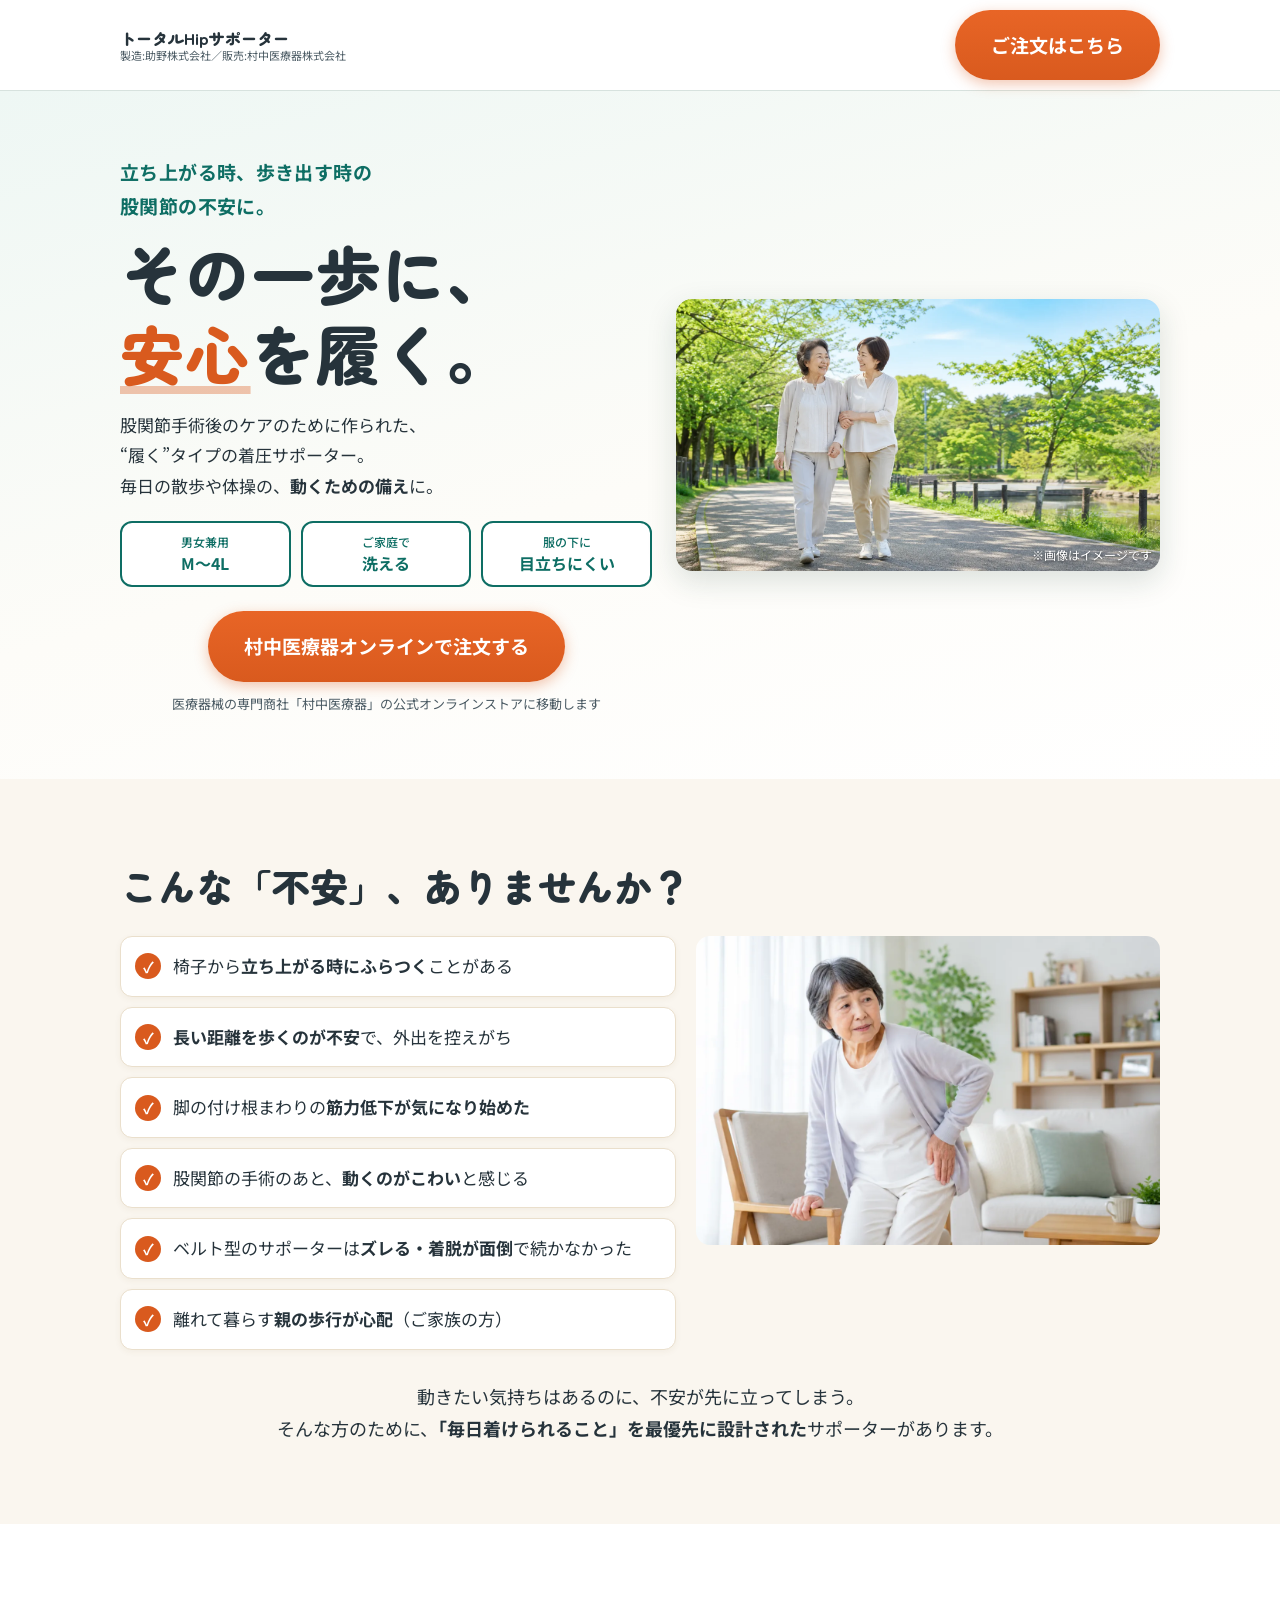
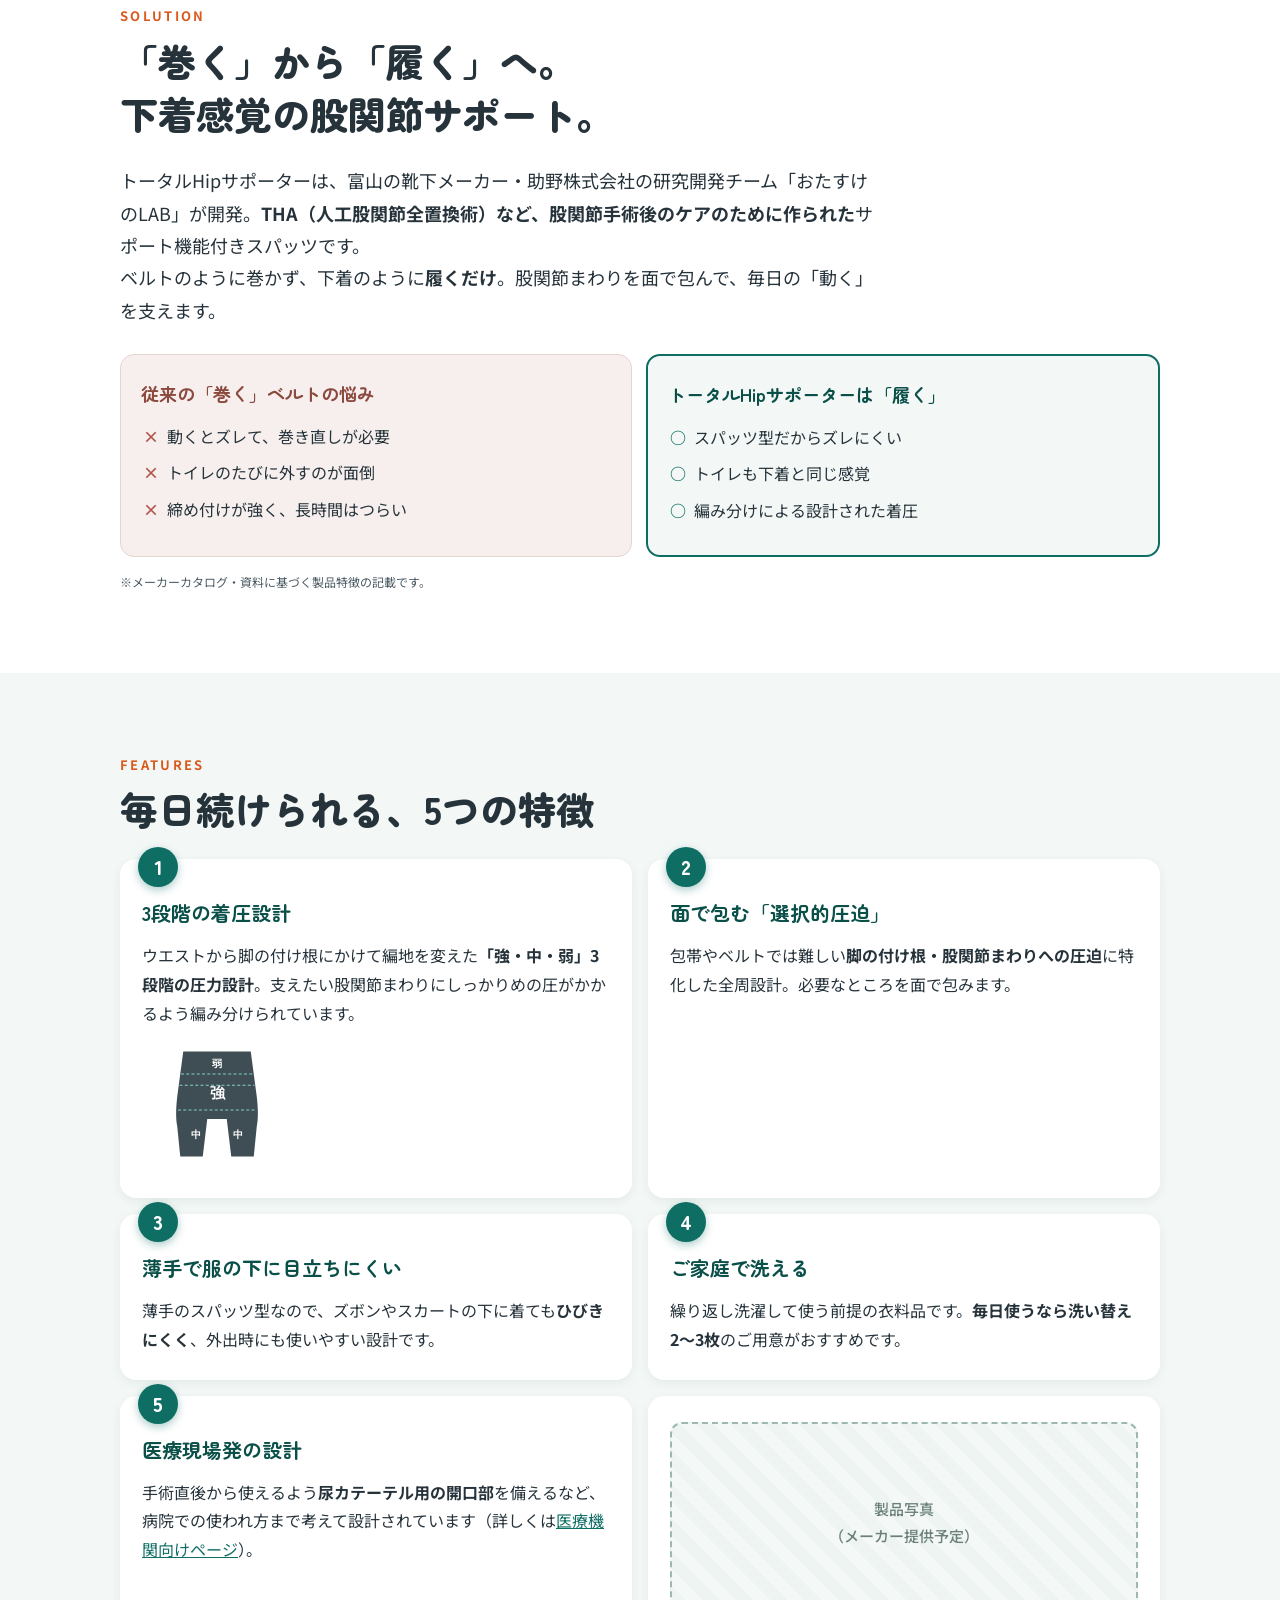
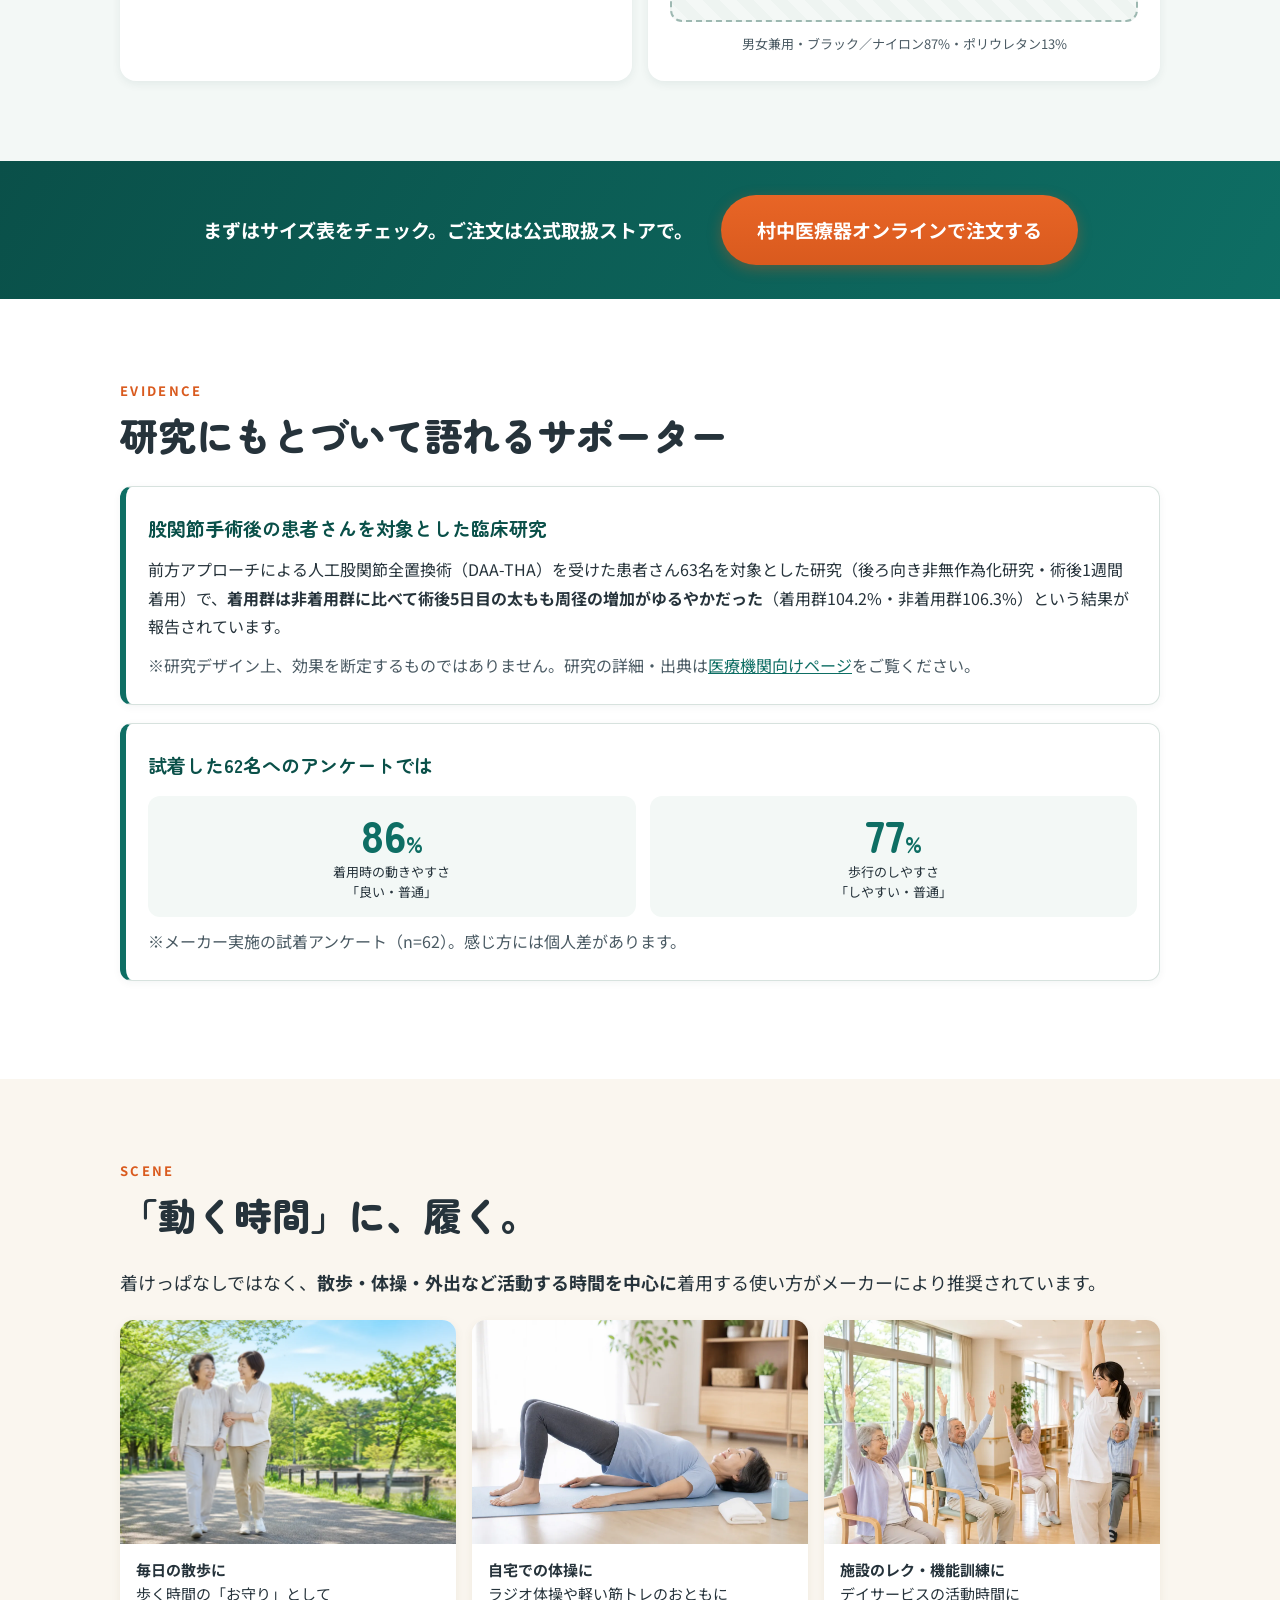
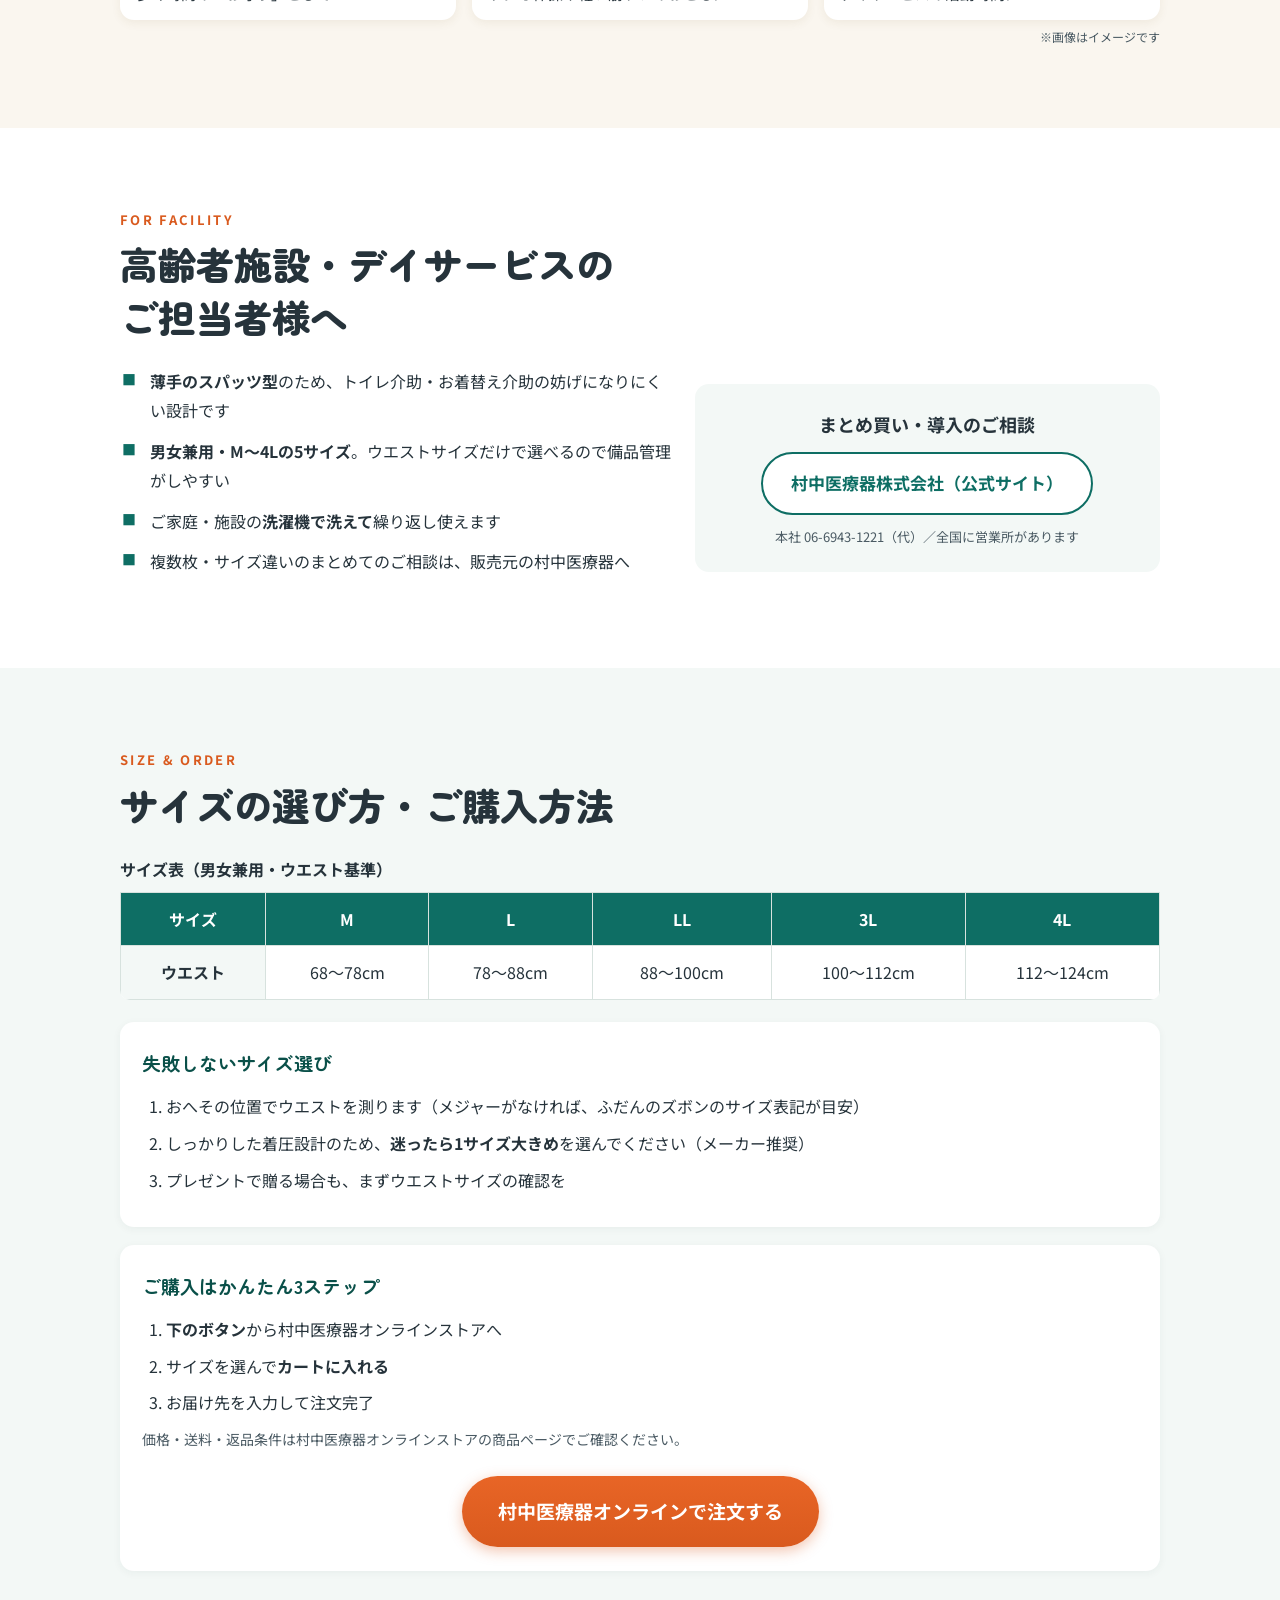
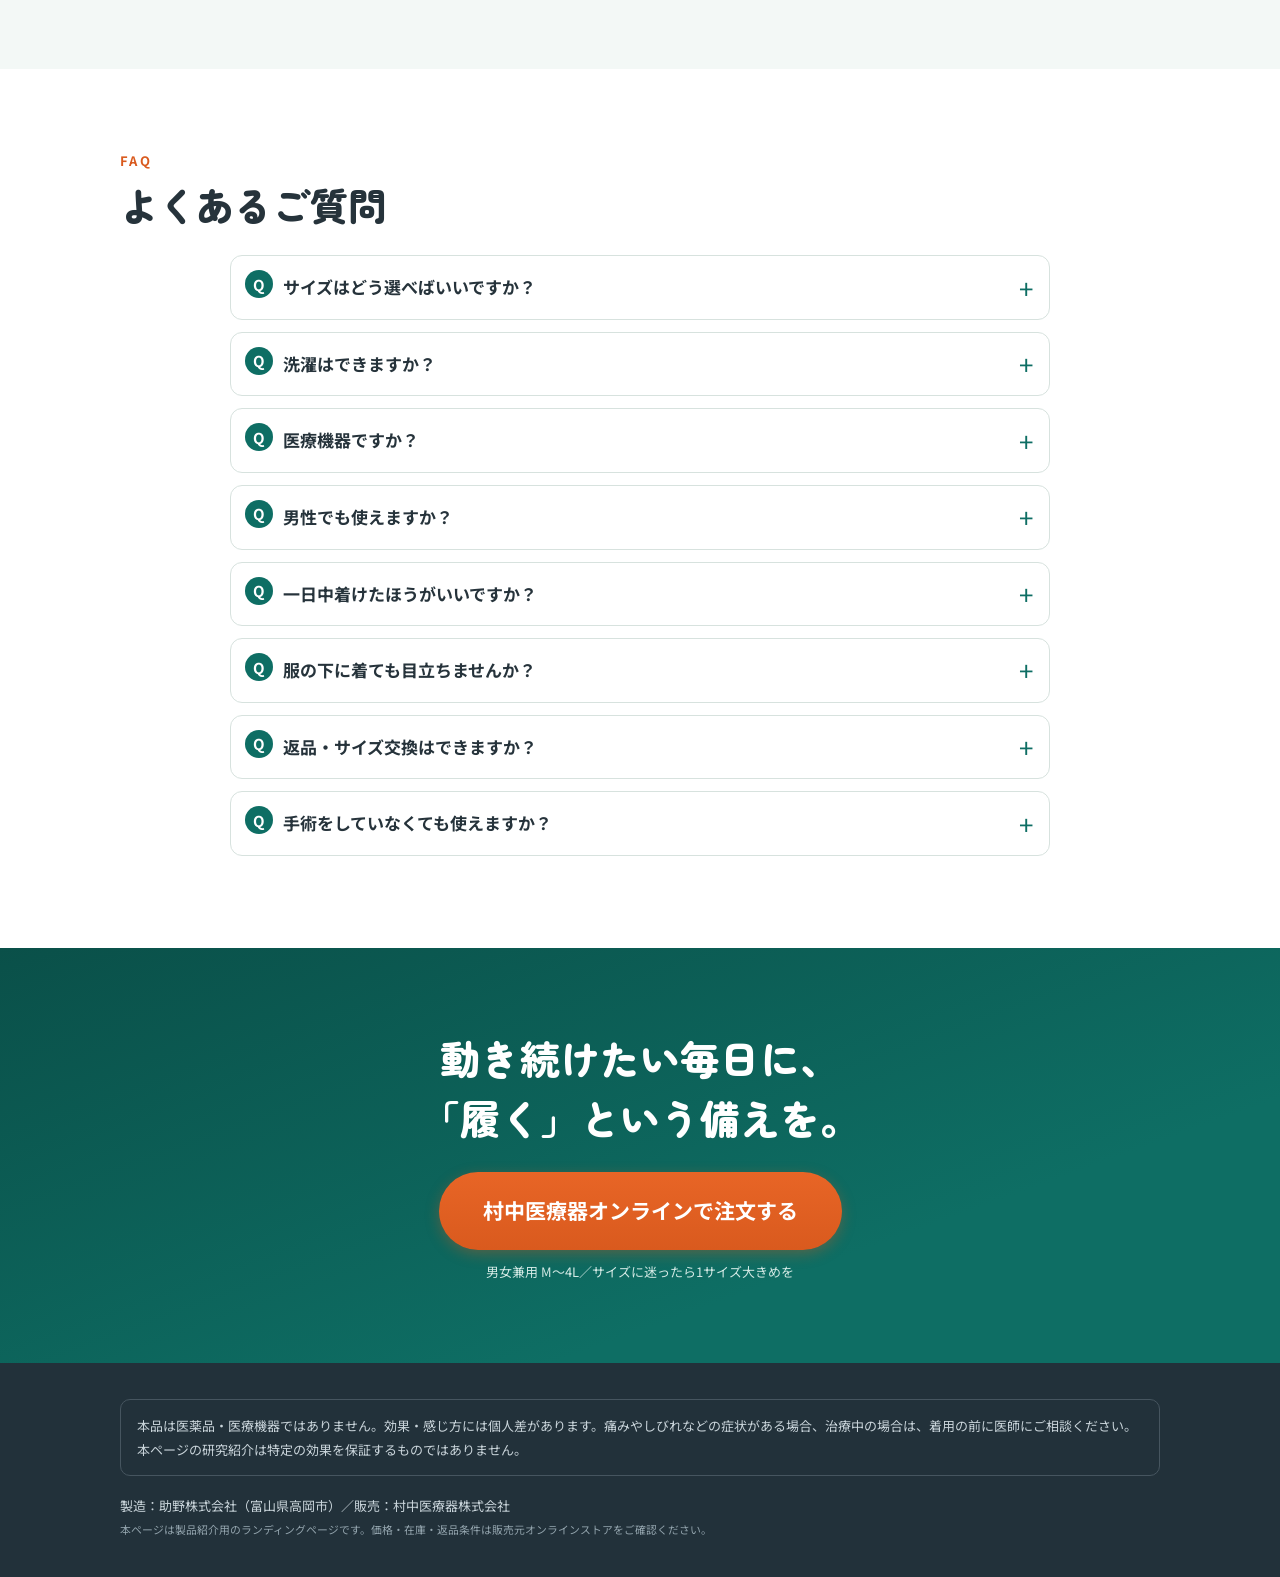
<file: lp-general/index.html>
<!DOCTYPE html>
<html lang="ja">
<head>
<meta charset="UTF-8">
<meta name="viewport" content="width=device-width, initial-scale=1.0">
<title>トータルHipサポーター｜その一歩に、安心を履く。股関節の不安に毎日履ける着圧サポーター</title>
<meta name="description" content="立ち上がる時・歩き出す時の股関節の不安に。股関節手術後のケアのために作られた、履くタイプの着圧サポーター「トータルHipサポーター」。3段階の着圧設計で股関節まわりを面でサポート。男女兼用M〜4L。村中医療器オンラインストアでご購入いただけます。">
<meta property="og:type" content="website">
<meta property="og:title" content="トータルHipサポーター｜その一歩に、安心を履く。">
<meta property="og:description" content="股関節の不安に、毎日「履ける」支えを。3段階着圧設計の股関節サポーター。男女兼用M〜4L。">
<meta property="og:image" content="../assets/images/lp1-hero-walking.png">
<meta property="og:locale" content="ja_JP">
<!-- TODO: 公開時にog:url・canonicalを本番URLに設定 -->
<link rel="preconnect" href="https://fonts.googleapis.com">
<link rel="preconnect" href="https://fonts.gstatic.com" crossorigin>
<link href="https://fonts.googleapis.com/css2?family=Noto+Sans+JP:wght@400;500;700;900&family=Zen+Maru+Gothic:wght@700;900&display=swap" rel="stylesheet">
<link rel="stylesheet" href="style.css">
<!-- ================================================== -->
<!-- GA4計測タグ挿入位置（ダミー）                          -->
<!-- <script async src="https://www.googletagmanager.com/gtag/js?id=G-XXXXXXXXXX"></script>
<script>
  window.dataLayer = window.dataLayer || [];
  function gtag(){dataLayer.push(arguments);}
  gtag('js', new Date());
  gtag('config', 'G-XXXXXXXXXX');
</script> -->
<!-- 広告タグ（Google広告/Meta等）はこの直下に挿入          -->
<!-- ================================================== -->
<script type="application/ld+json">
{
  "@context": "https://schema.org",
  "@type": "Product",
  "name": "トータルHipサポーター（男女兼用）",
  "description": "股関節手術後のケアのために作られた、履くタイプの着圧サポーター。ウエストから患部にかけて編地を変えた3段階（強・中・弱）の着圧設計。",
  "brand": {"@type": "Brand", "name": "SUKENO（助野株式会社）"},
  "material": "ナイロン87%・ポリウレタン13%",
  "offers": {
    "@type": "Offer",
    "url": "https://online.muranaka.co.jp/product/V0300001/",
    "availability": "https://schema.org/InStock",
    "seller": {"@type": "Organization", "name": "村中医療器株式会社"}
  }
}
</script>
<script type="application/ld+json">
{
  "@context": "https://schema.org",
  "@type": "FAQPage",
  "mainEntity": [
    {"@type": "Question", "name": "サイズはどう選べばいいですか？", "acceptedAnswer": {"@type": "Answer", "text": "ウエストサイズを基準にM〜4Lからお選びください。しっかりした着圧設計のため、サイズに迷った場合は1サイズ大きめをおすすめします。"}},
    {"@type": "Question", "name": "洗濯はできますか？", "acceptedAnswer": {"@type": "Answer", "text": "ご家庭で洗濯できます。毎日使う場合は洗い替え用に複数枚のご用意がおすすめです。"}},
    {"@type": "Question", "name": "医療機器ですか？", "acceptedAnswer": {"@type": "Answer", "text": "医療機器ではありません。衣料品（サポート機能付きスパッツ）です。痛みや症状がある場合は医師にご相談ください。"}},
    {"@type": "Question", "name": "男性でも使えますか？", "acceptedAnswer": {"@type": "Answer", "text": "男女兼用です。ウエストサイズを基準にお選びください。"}},
    {"@type": "Question", "name": "いつ着ければいいですか？", "acceptedAnswer": {"@type": "Answer", "text": "散歩や体操、外出など、活動する時間帯を中心とした着用がメーカーにより推奨されています。夏場などは無理せず調整してください。"}},
    {"@type": "Question", "name": "服の下に着ても目立ちませんか？", "acceptedAnswer": {"@type": "Answer", "text": "薄手のスパッツ型なので、ズボンやスカートの下に目立ちにくく着用できます。"}},
    {"@type": "Question", "name": "返品・サイズ交換はできますか？", "acceptedAnswer": {"@type": "Answer", "text": "返品・交換の条件は販売元（村中医療器オンラインストア）の規定によります。ご注文前に商品ページの返品条件をご確認ください。"}},
    {"@type": "Question", "name": "手術をしていなくても使えますか？", "acceptedAnswer": {"@type": "Answer", "text": "手術を受けていない方でも、着圧サポーターとしてお使いいただけます（メーカー資料より）。"}}
  ]
}
</script>
</head>
<body class="lp1">

<!-- ヘッダー -->
<header class="site-header">
  <div class="container header-inner">
    <p class="header-brand">トータルHipサポーター <span class="header-sub">製造:助野株式会社／販売:村中医療器株式会社</span></p>
    <a class="btn btn-cta btn-header js-cta" href="https://online.muranaka.co.jp/product/V0300001/" target="_blank" rel="noopener">ご注文はこちら</a>
  </div>
</header>

<main>
<!-- 1. ファーストビュー -->
<section class="fv" id="top">
  <div class="container fv-inner">
    <div class="fv-text">
      <p class="fv-lead">立ち上がる時、歩き出す時の<br>股関節の不安に。</p>
      <h1 class="fv-catch">その一歩に、<br><em>安心</em>を履く。</h1>
      <p class="fv-sub">股関節手術後のケアのために作られた、<br class="pc-only">“履く”タイプの着圧サポーター。<br>毎日の散歩や体操の、<strong>動くための備え</strong>に。</p>
      <ul class="fv-badges">
        <li>男女兼用<br><strong>M〜4L</strong></li>
        <li>ご家庭で<br><strong>洗える</strong></li>
        <li>服の下に<br><strong>目立ちにくい</strong></li>
      </ul>
      <div class="cta-block">
        <a class="btn btn-cta js-cta" href="https://online.muranaka.co.jp/product/V0300001/" target="_blank" rel="noopener">村中医療器オンラインで注文する</a>
        <p class="cta-note">医療器械の専門商社「村中医療器」の公式オンラインストアに移動します</p>
      </div>
    </div>
    <figure class="fv-visual">
      <img src="../assets/images/lp1-hero-walking.webp" alt="親子で公園をゆったり散歩する様子" width="1600" height="901" fetchpriority="high">
      <figcaption class="img-note">※画像はイメージです</figcaption>
    </figure>
  </div>
</section>

<!-- 2. 悩み共感 -->
<section class="section worries">
  <div class="container">
    <h2 class="section-title">こんな「不安」、<br class="sp-only">ありませんか？</h2>
    <div class="worries-grid">
      <ul class="check-list">
        <li>椅子から<strong>立ち上がる時にふらつく</strong>ことがある</li>
        <li><strong>長い距離を歩くのが不安</strong>で、外出を控えがち</li>
        <li>脚の付け根まわりの<strong>筋力低下が気になり始めた</strong></li>
        <li>股関節の手術のあと、<strong>動くのがこわい</strong>と感じる</li>
        <li>ベルト型のサポーターは<strong>ズレる・着脱が面倒</strong>で続かなかった</li>
        <li>離れて暮らす<strong>親の歩行が心配</strong>（ご家族の方）</li>
      </ul>
      <figure class="worries-visual">
        <img src="../assets/images/lp1-worry-elderly.webp" alt="立ち上がりの際に脚の付け根に手を当てる女性" width="1200" height="800" loading="lazy">
      </figure>
    </div>
    <p class="worries-message">動きたい気持ちはあるのに、不安が先に立ってしまう。<br>そんな方のために、<strong>「毎日着けられること」を最優先に設計された</strong>サポーターがあります。</p>
  </div>
</section>

<!-- 3. 解決コンセプト -->
<section class="section concept">
  <div class="container">
    <p class="section-eyebrow">SOLUTION</p>
    <h2 class="section-title">「巻く」から「履く」へ。<br>下着感覚の股関節サポート。</h2>
    <p class="concept-text">トータルHipサポーターは、富山の靴下メーカー・助野株式会社の研究開発チーム「おたすけのLAB」が開発。<strong>THA（人工股関節全置換術）など、股関節手術後のケアのために作られた</strong>サポート機能付きスパッツです。<br>ベルトのように巻かず、下着のように<strong>履くだけ</strong>。股関節まわりを面で包んで、毎日の「動く」を支えます。</p>
    <div class="concept-compare">
      <div class="compare-col compare-before">
        <h3>従来の「巻く」ベルトの悩み</h3>
        <ul>
          <li>動くとズレて、巻き直しが必要</li>
          <li>トイレのたびに外すのが面倒</li>
          <li>締め付けが強く、長時間はつらい</li>
        </ul>
      </div>
      <div class="compare-col compare-after">
        <h3>トータルHipサポーターは「履く」</h3>
        <ul>
          <li>スパッツ型だからズレにくい</li>
          <li>トイレも下着と同じ感覚</li>
          <li>編み分けによる設計された着圧</li>
        </ul>
      </div>
    </div>
    <p class="fact-note">※メーカーカタログ・資料に基づく製品特徴の記載です。</p>
  </div>
</section>

<!-- 4. 製品特徴 -->
<section class="section features">
  <div class="container">
    <p class="section-eyebrow">FEATURES</p>
    <h2 class="section-title">毎日続けられる、<br class="sp-only">5つの特徴</h2>
    <div class="feature-grid">
      <article class="feature-card">
        <div class="feature-num">1</div>
        <h3>3段階の着圧設計</h3>
        <p>ウエストから脚の付け根にかけて編地を変えた<strong>「強・中・弱」3段階の圧力設計</strong>。支えたい股関節まわりにしっかりめの圧がかかるよう編み分けられています。</p>
        <!-- 3段階着圧の自作SVG図 -->
        <svg class="feature-svg" viewBox="0 0 200 160" role="img" aria-label="3段階着圧のイメージ図。ウエスト部は弱、股関節部は強、裾は中から弱の圧力設計">
          <path d="M55 10 h90 l8 60 c2 18 2 30 0 40 l-4 40 h-30 l-6 -50 h-26 l-6 50 h-30 l-4 -40 c-2 -10 -2 -22 0 -40 z" fill="#2b3a42" opacity="0.9"/>
          <g font-family="sans-serif" font-size="13" fill="#fff" text-anchor="middle" font-weight="bold">
            <text x="100" y="30">弱</text>
            <text x="100" y="72" font-size="20">強</text>
            <text x="72" y="125">中</text>
            <text x="128" y="125">中</text>
          </g>
          <g stroke="#7fd1c8" stroke-width="1.5" stroke-dasharray="4 3" fill="none">
            <path d="M52 40 h96"/><path d="M50 55 h100"/><path d="M48 88 h104"/>
          </g>
        </svg>
      </article>
      <article class="feature-card">
        <div class="feature-num">2</div>
        <h3>面で包む「選択的圧迫」</h3>
        <p>包帯やベルトでは難しい<strong>脚の付け根・股関節まわりへの圧迫</strong>に特化した全周設計。必要なところを面で包みます。</p>
      </article>
      <article class="feature-card">
        <div class="feature-num">3</div>
        <h3>薄手で服の下に目立ちにくい</h3>
        <p>薄手のスパッツ型なので、ズボンやスカートの下に着ても<strong>ひびきにくく</strong>、外出時にも使いやすい設計です。</p>
      </article>
      <article class="feature-card">
        <div class="feature-num">4</div>
        <h3>ご家庭で洗える</h3>
        <p>繰り返し洗濯して使う前提の衣料品です。<strong>毎日使うなら洗い替え2〜3枚</strong>のご用意がおすすめです。</p>
      </article>
      <article class="feature-card">
        <div class="feature-num">5</div>
        <h3>医療現場発の設計</h3>
        <p>手術直後から使えるよう<strong>尿カテーテル用の開口部</strong>を備えるなど、病院での使われ方まで考えて設計されています（詳しくは<a href="../lp-medical/index.html">医療機関向けページ</a>）。</p>
      </article>
      <figure class="feature-card product-placeholder">
        <!-- TODO: メーカー提供写真に差し替え（製品全体・黒・スパッツ型） -->
        <div class="placeholder-box">
          <span>製品写真<br>（メーカー提供予定）</span>
        </div>
        <figcaption>男女兼用・ブラック／ナイロン87%・ポリウレタン13%</figcaption>
      </figure>
    </div>
  </div>
</section>

<div class="cta-band">
  <div class="container">
    <p class="cta-band-copy">まずはサイズ表をチェック。<br class="sp-only">ご注文は公式取扱ストアで。</p>
    <a class="btn btn-cta js-cta" href="https://online.muranaka.co.jp/product/V0300001/" target="_blank" rel="noopener">村中医療器オンラインで注文する</a>
  </div>
</div>

<!-- 5. エビデンス -->
<section class="section evidence">
  <div class="container">
    <p class="section-eyebrow">EVIDENCE</p>
    <h2 class="section-title">研究にもとづいて<br class="sp-only">語れるサポーター</h2>
    <div class="evidence-card">
      <h3>股関節手術後の患者さんを対象とした臨床研究</h3>
      <p>前方アプローチによる人工股関節全置換術（DAA-THA）を受けた患者さん63名を対象とした研究（後ろ向き非無作為化研究・術後1週間着用）で、<strong>着用群は非着用群に比べて術後5日目の太もも周径の増加がゆるやかだった</strong>（着用群104.2%・非着用群106.3%）という結果が報告されています。</p>
      <p class="evidence-limit">※研究デザイン上、効果を断定するものではありません。研究の詳細・出典は<a href="../lp-medical/index.html">医療機関向けページ</a>をご覧ください。</p>
    </div>
    <div class="evidence-card">
      <h3>試着した62名へのアンケートでは</h3>
      <div class="stat-row">
        <div class="stat"><div class="stat-num">86<span>%</span></div><p>着用時の動きやすさ<br>「良い・普通」</p></div>
        <div class="stat"><div class="stat-num">77<span>%</span></div><p>歩行のしやすさ<br>「しやすい・普通」</p></div>
      </div>
      <p class="evidence-limit">※メーカー実施の試着アンケート（n=62）。感じ方には個人差があります。</p>
    </div>
  </div>
</section>

<!-- 6. 使用シーン -->
<section class="section scenes">
  <div class="container">
    <p class="section-eyebrow">SCENE</p>
    <h2 class="section-title">「動く時間」に、履く。</h2>
    <p class="scenes-lead">着けっぱなしではなく、<strong>散歩・体操・外出など活動する時間を中心に</strong>着用する使い方がメーカーにより推奨されています。</p>
    <div class="scene-grid">
      <figure class="scene-card">
        <img src="../assets/images/lp1-hero-walking.webp" alt="毎日の散歩" width="1600" height="901" loading="lazy">
        <figcaption><strong>毎日の散歩に</strong><br>歩く時間の「お守り」として</figcaption>
      </figure>
      <figure class="scene-card">
        <img src="../assets/images/lp1-scene-exercise.webp" alt="自宅での体操" width="1200" height="800" loading="lazy">
        <figcaption><strong>自宅での体操に</strong><br>ラジオ体操や軽い筋トレのおともに</figcaption>
      </figure>
      <figure class="scene-card">
        <img src="../assets/images/lp1-scene-facility.webp" alt="施設でのレクリエーション" width="1200" height="800" loading="lazy">
        <figcaption><strong>施設のレク・機能訓練に</strong><br>デイサービスの活動時間に</figcaption>
      </figure>
    </div>
    <p class="img-note">※画像はイメージです</p>
  </div>
</section>

<!-- 7. 施設向け -->
<section class="section facility">
  <div class="container">
    <p class="section-eyebrow">FOR FACILITY</p>
    <h2 class="section-title">高齢者施設・デイサービスの<br>ご担当者様へ</h2>
    <div class="facility-inner">
      <ul class="facility-points">
        <li><strong>薄手のスパッツ型</strong>のため、トイレ介助・お着替え介助の妨げになりにくい設計です</li>
        <li><strong>男女兼用・M〜4Lの5サイズ</strong>。ウエストサイズだけで選べるので備品管理がしやすい</li>
        <li>ご家庭・施設の<strong>洗濯機で洗えて</strong>繰り返し使えます</li>
        <li>複数枚・サイズ違いのまとめてのご相談は、販売元の村中医療器へ</li>
      </ul>
      <div class="facility-cta">
        <p>まとめ買い・導入のご相談</p>
        <a class="btn btn-sub" href="https://www.muranaka.co.jp/" target="_blank" rel="noopener">村中医療器株式会社（公式サイト）</a>
        <p class="cta-note">本社 06-6943-1221（代）／全国に営業所があります</p>
      </div>
    </div>
  </div>
</section>

<!-- 8. サイズ・購入方法 -->
<section class="section size-buy" id="size">
  <div class="container">
    <p class="section-eyebrow">SIZE &amp; ORDER</p>
    <h2 class="section-title">サイズの選び方・ご購入方法</h2>
    <div class="size-table-wrap">
      <table class="size-table">
        <caption>サイズ表（男女兼用・ウエスト基準）</caption>
        <thead><tr><th>サイズ</th><th>M</th><th>L</th><th>LL</th><th>3L</th><th>4L</th></tr></thead>
        <tbody><tr><th>ウエスト</th><td>68〜78cm</td><td>78〜88cm</td><td>88〜100cm</td><td>100〜112cm</td><td>112〜124cm</td></tr></tbody>
      </table>
    </div>
    <div class="size-tips">
      <h3>失敗しないサイズ選び</h3>
      <ol>
        <li>おへその位置でウエストを測ります（メジャーがなければ、ふだんのズボンのサイズ表記が目安）</li>
        <li>しっかりした着圧設計のため、<strong>迷ったら1サイズ大きめ</strong>を選んでください（メーカー推奨）</li>
        <li>プレゼントで贈る場合も、まずウエストサイズの確認を</li>
      </ol>
    </div>
    <div class="buy-steps">
      <h3>ご購入はかんたん3ステップ</h3>
      <ol class="steps">
        <li><strong>下のボタン</strong>から村中医療器オンラインストアへ</li>
        <li>サイズを選んで<strong>カートに入れる</strong></li>
        <li>お届け先を入力して注文完了</li>
      </ol>
      <p class="price-note">価格・送料・返品条件は村中医療器オンラインストアの商品ページでご確認ください。<!-- TODO: 価格表示可否をメーカー確認後、税込価格を明記 --></p>
      <div class="cta-block">
        <a class="btn btn-cta js-cta" href="https://online.muranaka.co.jp/product/V0300001/" target="_blank" rel="noopener">村中医療器オンラインで注文する</a>
      </div>
    </div>
  </div>
</section>

<!-- 9. FAQ -->
<section class="section faq">
  <div class="container">
    <p class="section-eyebrow">FAQ</p>
    <h2 class="section-title">よくあるご質問</h2>
    <dl class="faq-list">
      <div class="faq-item"><dt>サイズはどう選べばいいですか？</dt><dd>ウエストサイズを基準にM〜4Lからお選びください。しっかりした着圧設計のため、サイズに迷った場合は<strong>1サイズ大きめ</strong>がメーカー推奨です。</dd></div>
      <div class="faq-item"><dt>洗濯はできますか？</dt><dd>ご家庭で洗濯できます（洗濯表示に従ってください）。毎日使う場合は洗い替え用に2〜3枚のご用意がおすすめです。</dd></div>
      <div class="faq-item"><dt>医療機器ですか？</dt><dd><strong>医療機器ではありません。</strong>サポート機能付きスパッツ（衣料品）です。痛みや気になる症状がある場合は、着用の前に医師にご相談ください。</dd></div>
      <div class="faq-item"><dt>男性でも使えますか？</dt><dd>男女兼用です。ウエストサイズを基準にお選びください。</dd></div>
      <div class="faq-item"><dt>一日中着けたほうがいいですか？</dt><dd>散歩・体操・外出など<strong>活動する時間を中心に</strong>着用する使い方がメーカーにより推奨されています。夏場など暑い時期は無理せず調整してください。</dd></div>
      <div class="faq-item"><dt>服の下に着ても目立ちませんか？</dt><dd>薄手のスパッツ型なので、ズボンやスカートの下でも目立ちにくくお使いいただけます。</dd></div>
      <div class="faq-item"><dt>返品・サイズ交換はできますか？</dt><dd>返品・交換の条件は販売元（村中医療器オンラインストア）の規定によります。ご注文前に商品ページの返品条件をご確認ください。サイズ選びに迷ったら「1サイズ大きめ」がメーカー推奨です。</dd></div>
      <div class="faq-item"><dt>手術をしていなくても使えますか？</dt><dd>手術を受けていない方でも着圧サポーターとしてお使いいただけます（メーカー資料より）。股関節に痛みがある場合は、まず医師にご相談ください。</dd></div>
    </dl>
  </div>
</section>

<!-- 10. 最終CTA -->
<section class="section final-cta">
  <div class="container">
    <h2 class="final-catch">動き続けたい毎日に、<br>「履く」という備えを。</h2>
    <div class="cta-block">
      <a class="btn btn-cta btn-lg js-cta" href="https://online.muranaka.co.jp/product/V0300001/" target="_blank" rel="noopener">村中医療器オンラインで注文する</a>
      <p class="cta-note">男女兼用 M〜4L／サイズに迷ったら1サイズ大きめを</p>
    </div>
  </div>
</section>
</main>

<footer class="site-footer">
  <div class="container">
    <p class="footer-disclaimer">本品は医薬品・医療機器ではありません。効果・感じ方には個人差があります。痛みやしびれなどの症状がある場合、治療中の場合は、着用の前に医師にご相談ください。本ページの研究紹介は特定の効果を保証するものではありません。</p>
    <p class="footer-credit">製造：助野株式会社（富山県高岡市）／販売：村中医療器株式会社<br>
    <small>本ページは製品紹介用のランディングページです。価格・在庫・返品条件は販売元オンラインストアをご確認ください。</small></p>
  </div>
</footer>

<!-- スマホ追従CTA -->
<div class="sticky-cta" id="stickyCta" aria-hidden="true">
  <a class="btn btn-cta js-cta" href="https://online.muranaka.co.jp/product/V0300001/" target="_blank" rel="noopener">ご注文はこちら（村中医療器）</a>
</div>

<script src="script.js" defer></script>
</body>
</html>
</file>
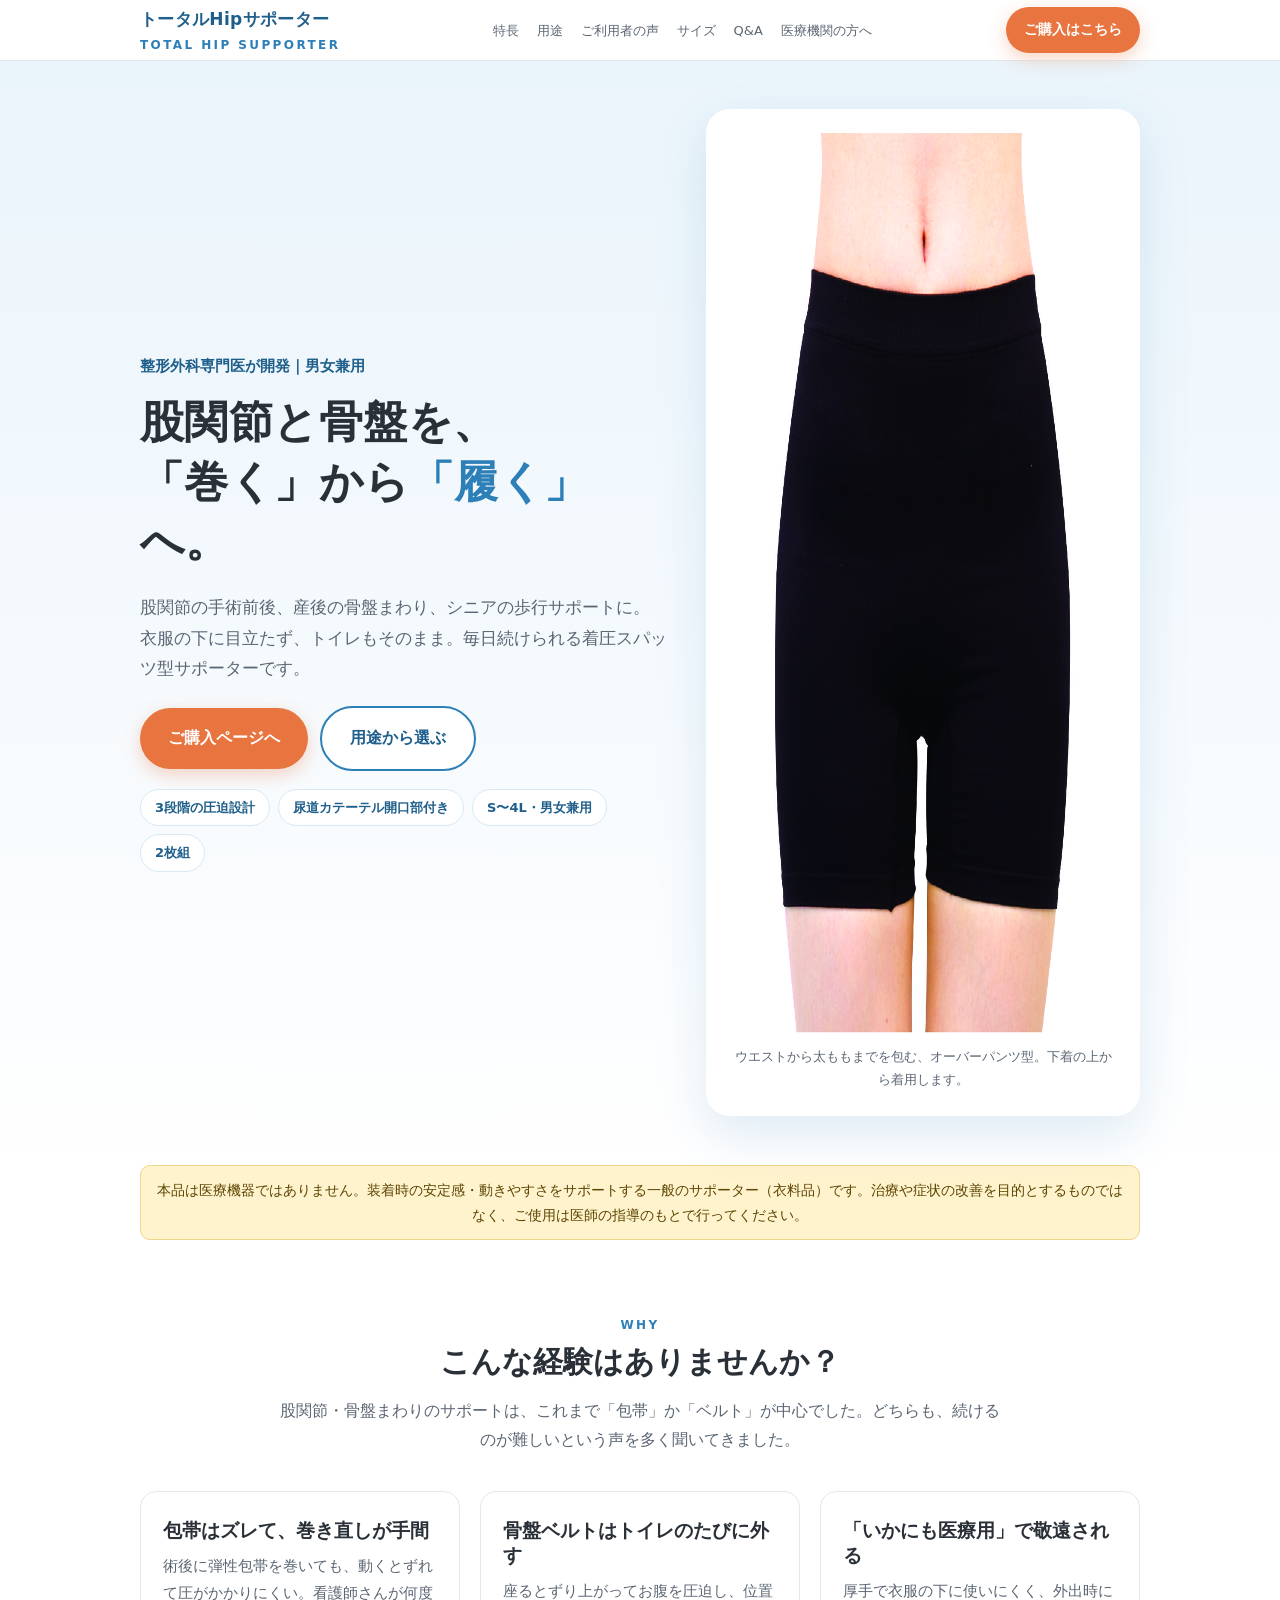
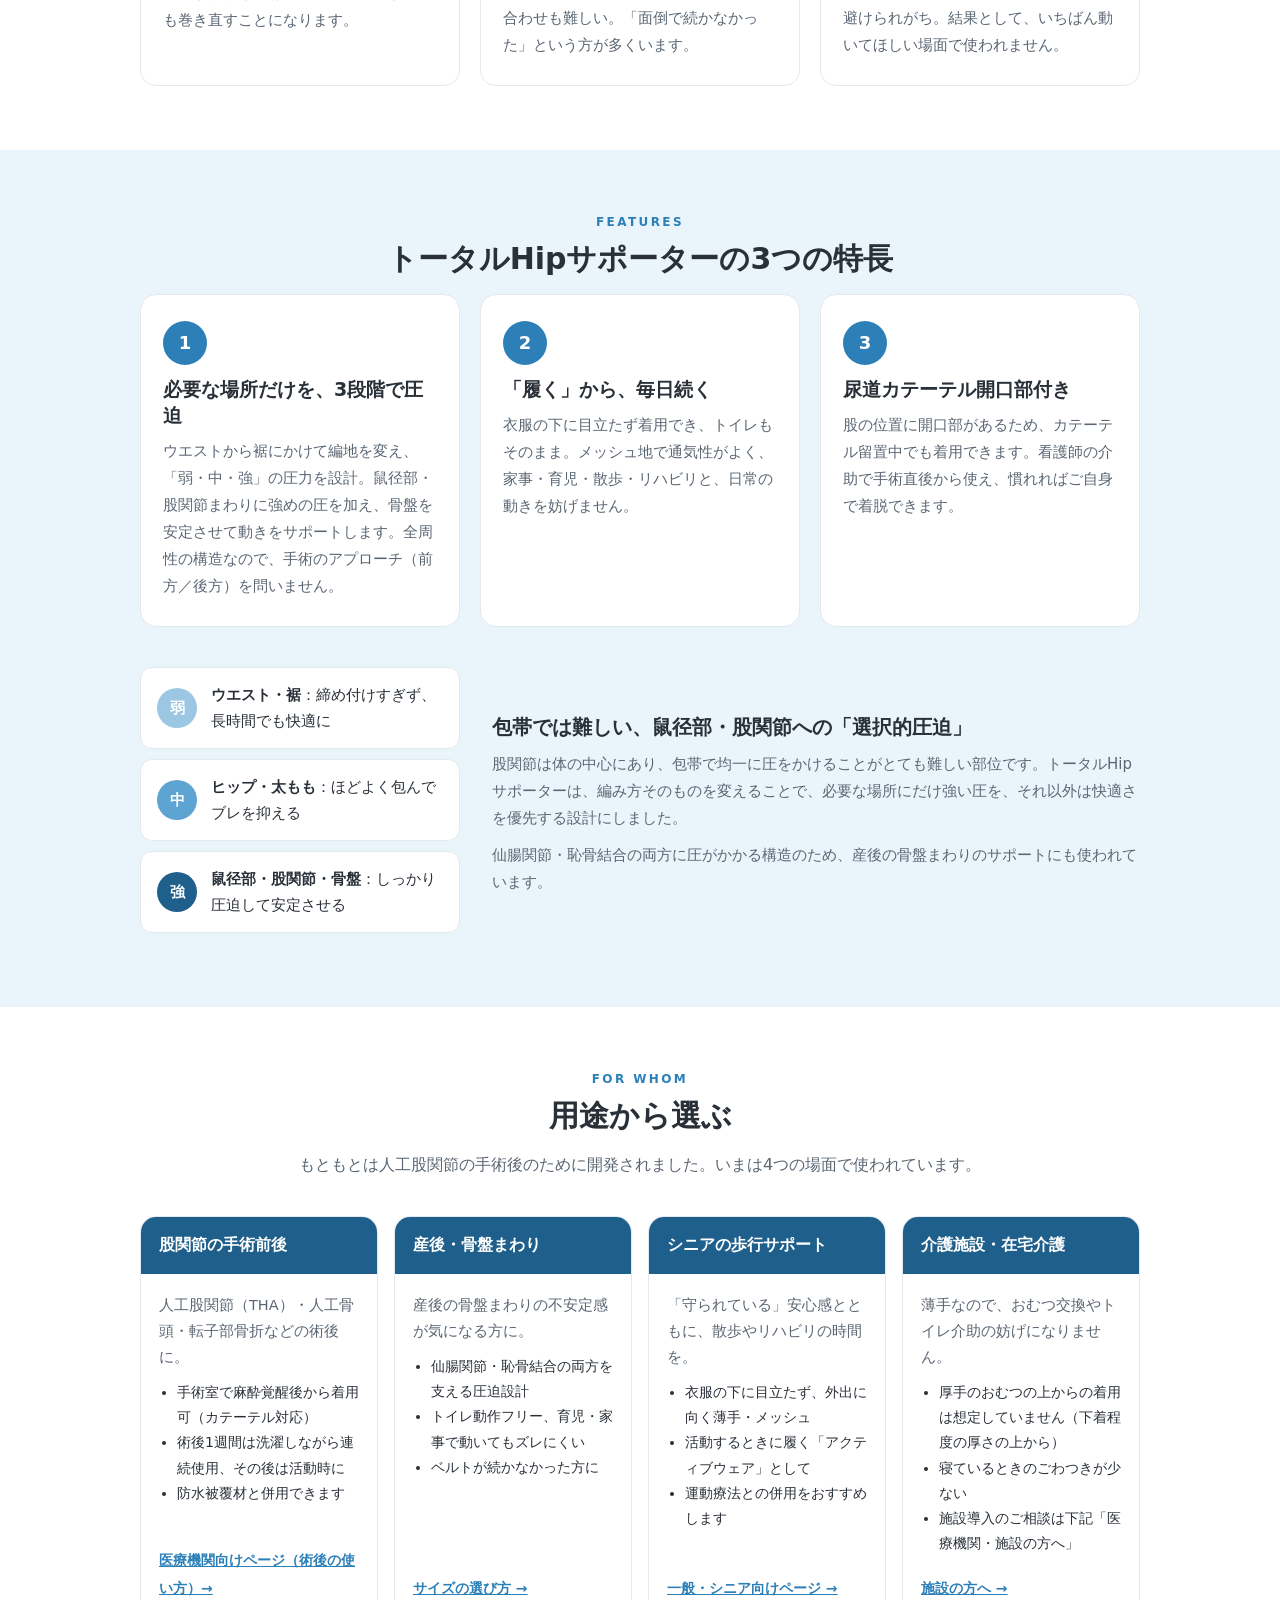
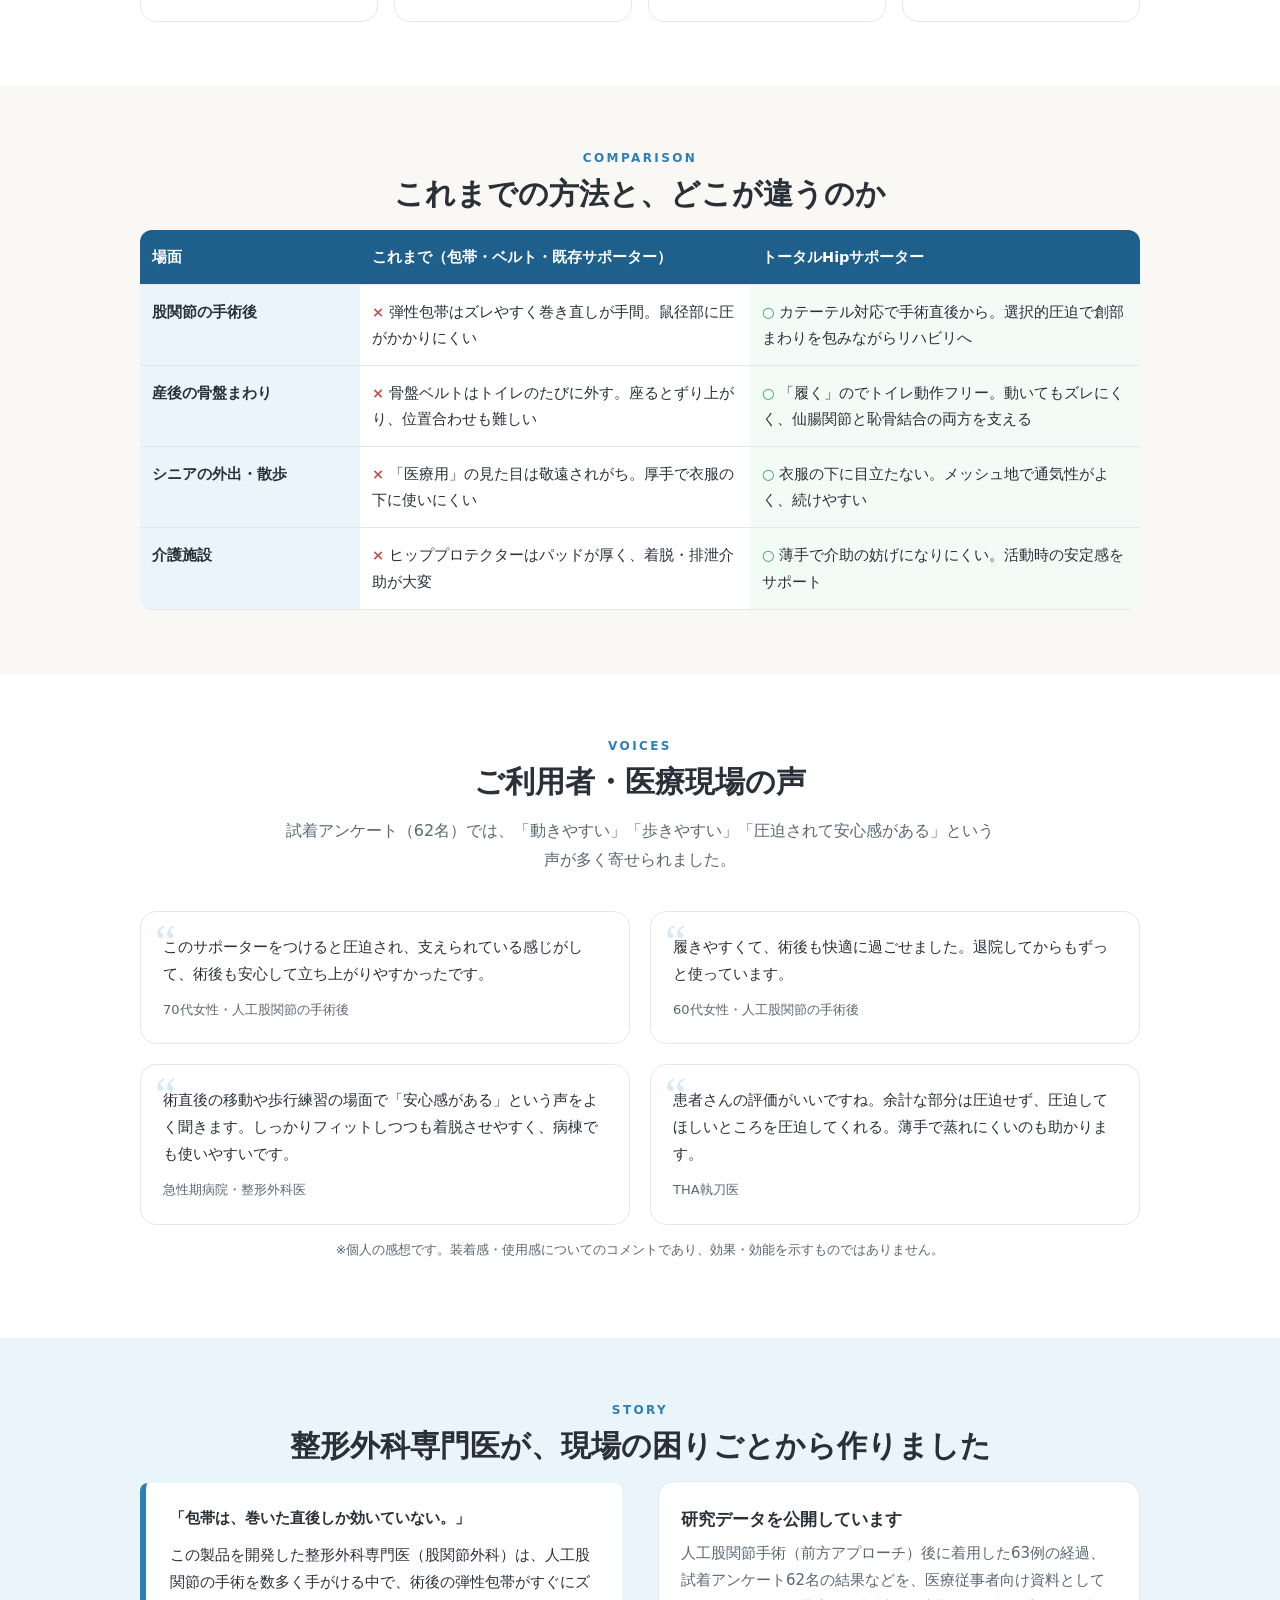
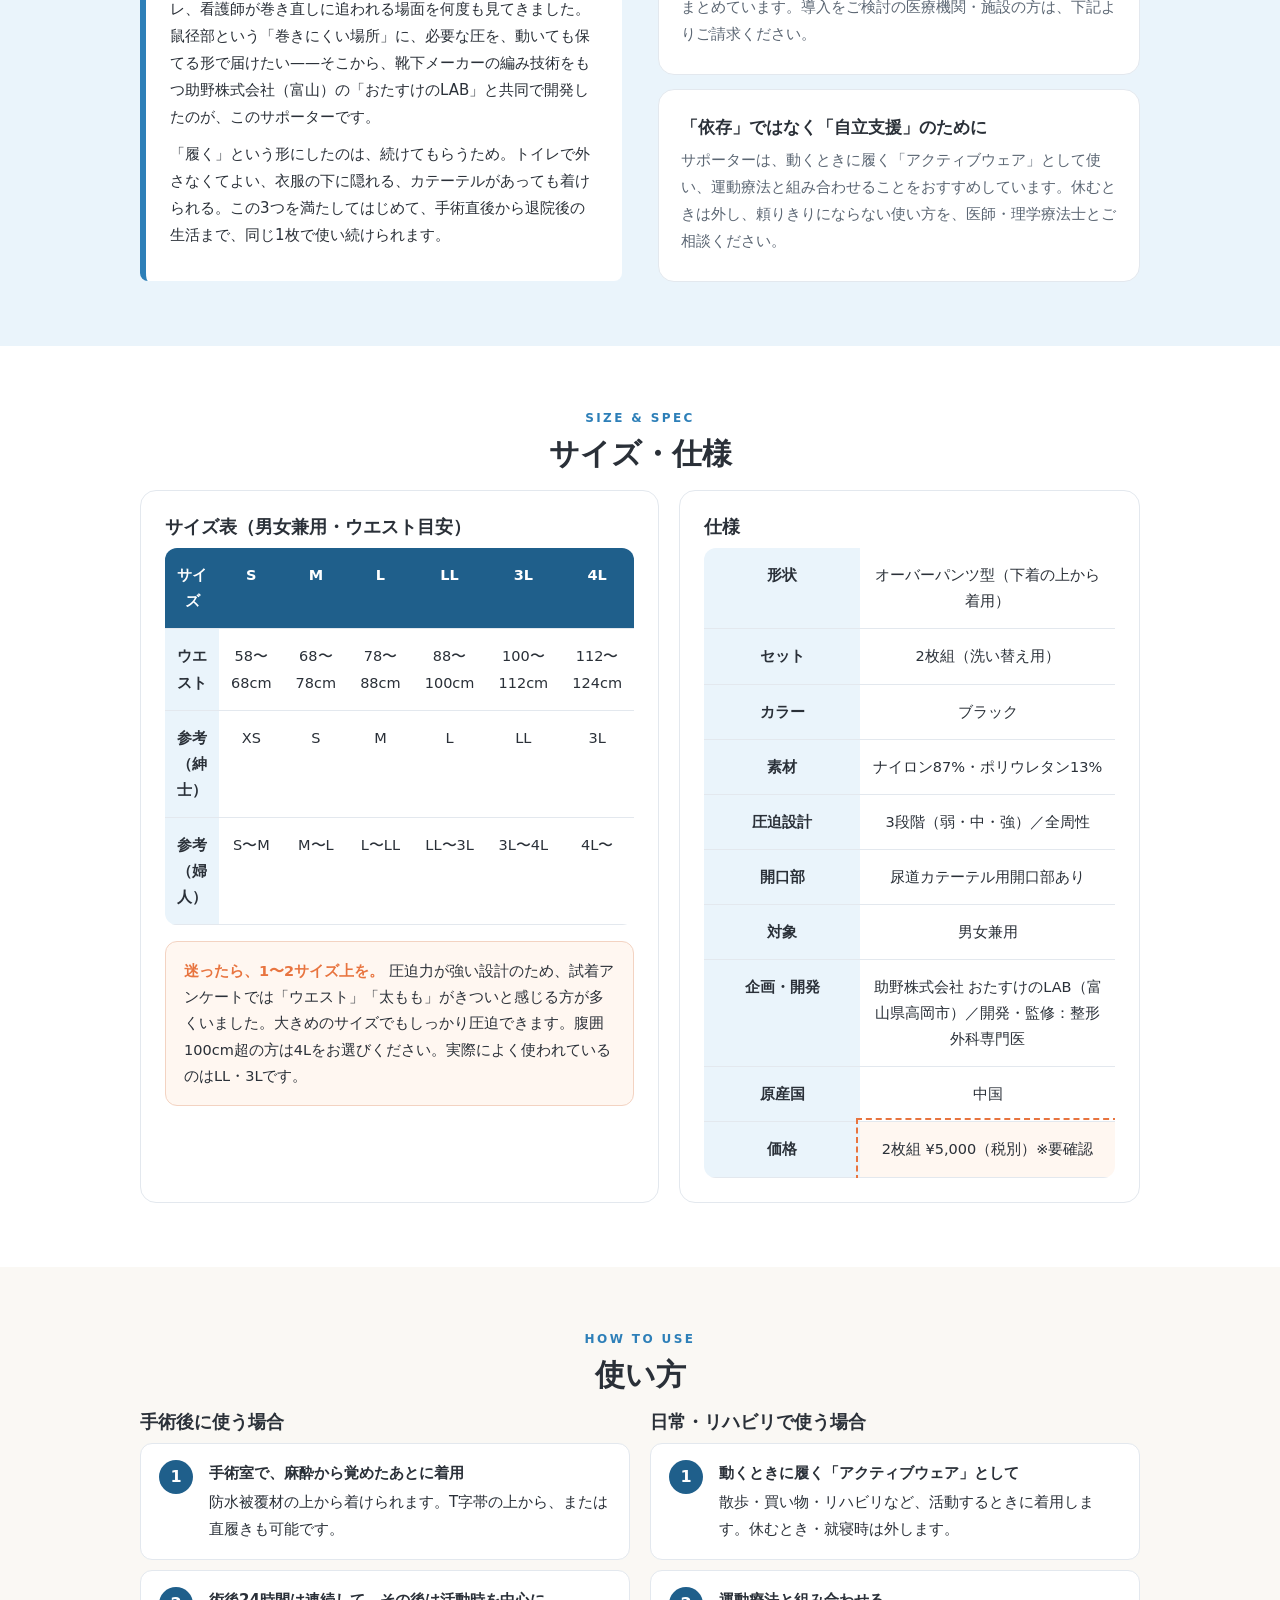
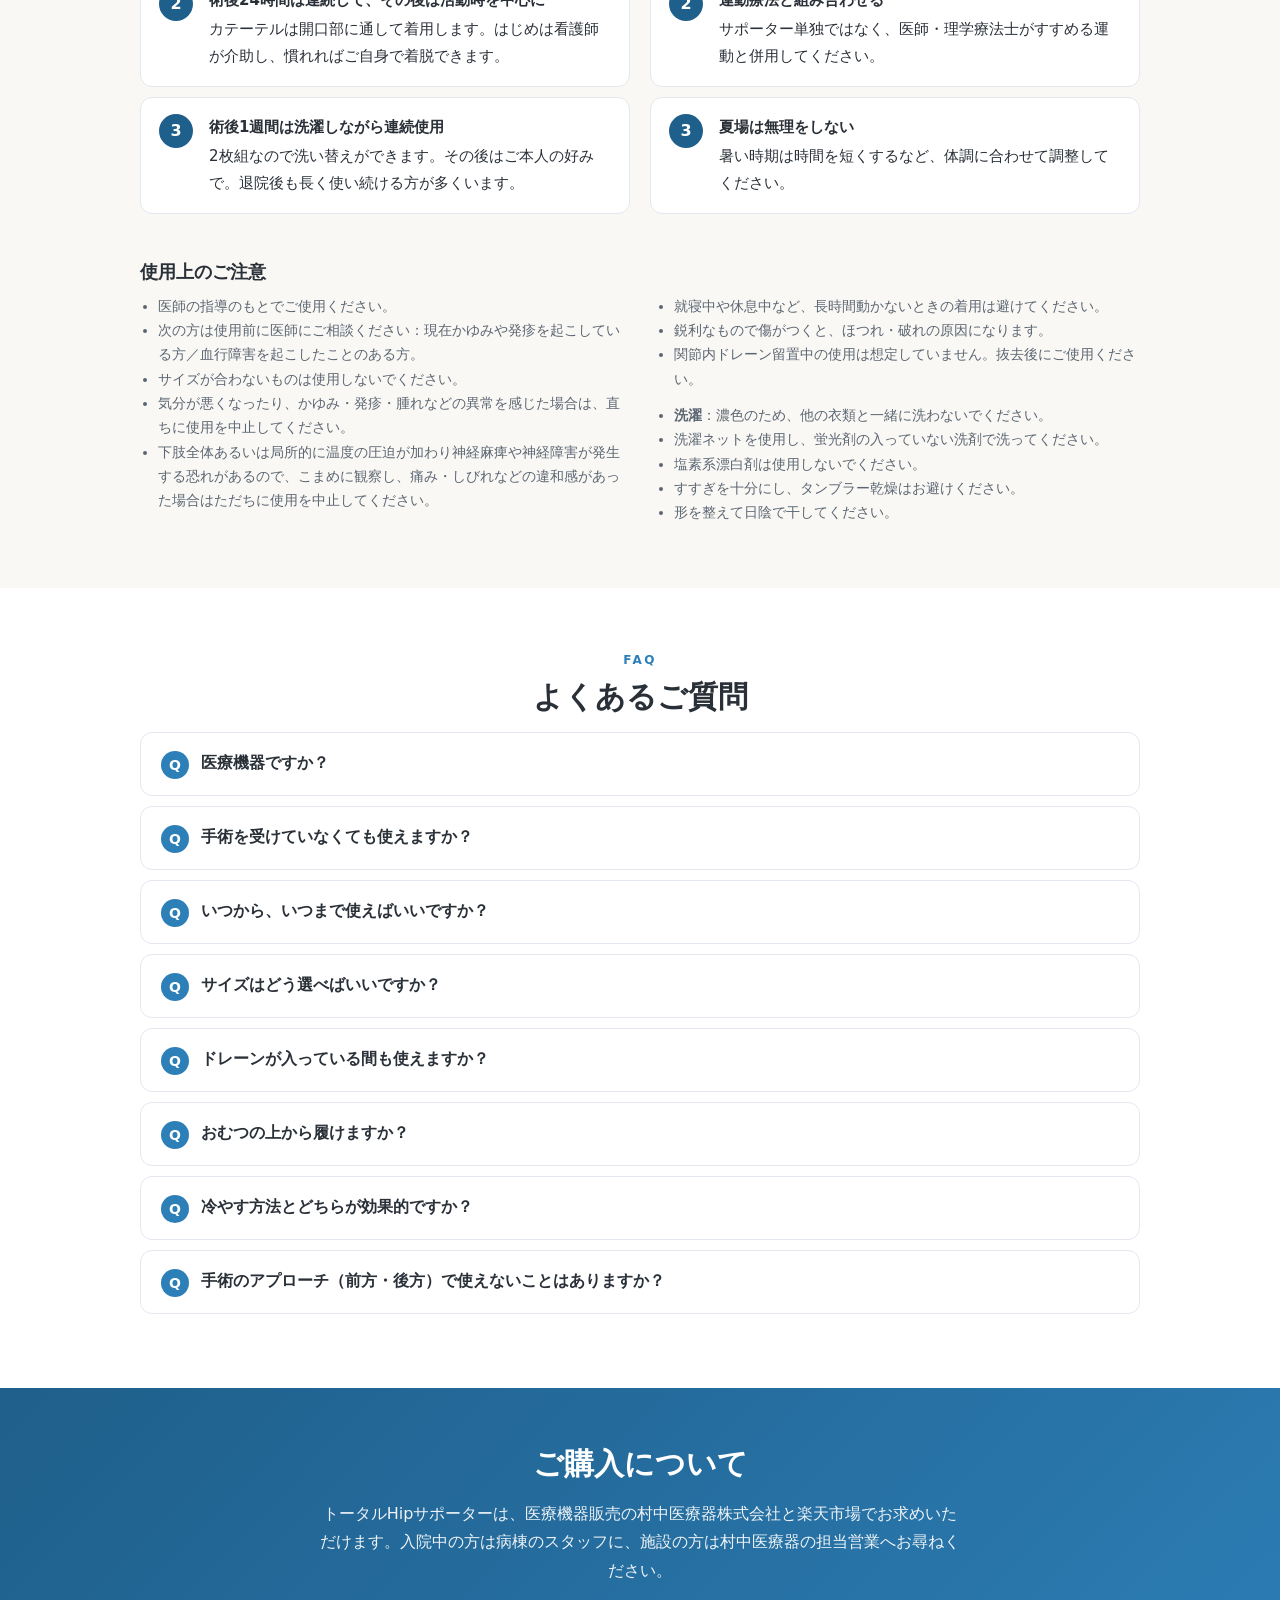
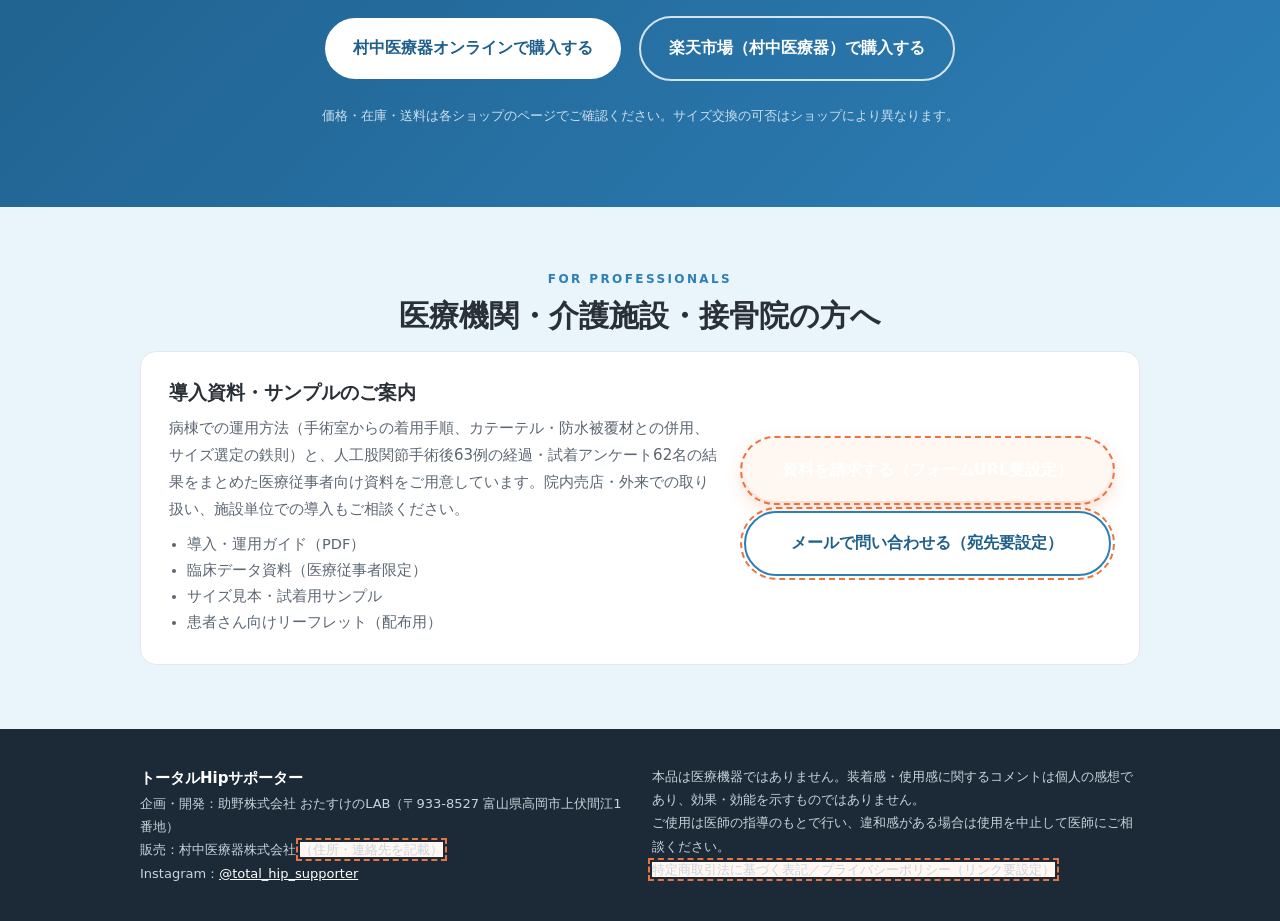
<file: lp-hub/index.html>
<!DOCTYPE html>
<html lang="ja">
<head>
<meta charset="UTF-8">
<meta name="viewport" content="width=device-width, initial-scale=1">
<title>トータルHipサポーター｜整形外科専門医が開発した「履く」股関節・骨盤サポーター</title>
<meta name="description" content="股関節の手術前後、産後の骨盤まわり、シニアの歩行サポートに。整形外科専門医が開発した、履くタイプの股関節・骨盤着圧サポーター。3段階の圧迫設計・カテーテル開口部付き・男女兼用。">
<style>
:root{
  --blue:#2d7fb8; --blue-d:#1f5f8b; --sky:#eaf4fb; --sky2:#d6e9f5;
  --ink:#2a3038; --ink-2:#5b6673; --line:#e3e8ee; --bg:#ffffff; --cream:#faf8f4;
  --accent:#e8743f; --ok:#3a9d6b;
  --maxw:1040px;
}
*{box-sizing:border-box}
html{scroll-behavior:smooth}
body{margin:0;font-family:"Hiragino Sans","Hiragino Kaku Gothic ProN","Yu Gothic","Meiryo",system-ui,sans-serif;color:var(--ink);background:var(--bg);line-height:1.8;font-size:16px;-webkit-text-size-adjust:100%}
img{max-width:100%;display:block}
a{color:var(--blue)}
h1,h2,h3{line-height:1.35;margin:0 0 .5em;font-weight:700}
h2{font-size:clamp(22px,3.4vw,30px);text-align:center}
h2 small{display:block;font-size:12px;letter-spacing:.2em;color:var(--blue);margin-bottom:8px;font-weight:600}
.wrap{max-width:var(--maxw);margin:0 auto;padding:0 20px}
section{padding:64px 0}
section.alt{background:var(--sky)}
section.cream{background:var(--cream)}
.lead{text-align:center;color:var(--ink-2);max-width:720px;margin:0 auto 36px}
.btn{display:inline-block;background:var(--accent);color:#fff;font-weight:700;padding:16px 28px;border-radius:999px;text-decoration:none;box-shadow:0 6px 18px rgba(232,116,63,.3);transition:.2s}
.btn:hover{transform:translateY(-2px)}
.btn.sub{background:#fff;color:var(--blue-d);border:2px solid var(--blue);box-shadow:none}
.note{font-size:12.5px;color:var(--ink-2)}
.tag{display:inline-block;background:var(--blue);color:#fff;font-size:12px;padding:3px 10px;border-radius:4px;letter-spacing:.08em}
/* header */
header{position:sticky;top:0;z-index:50;background:rgba(255,255,255,.92);backdrop-filter:blur(8px);border-bottom:1px solid var(--line)}
header .wrap{display:flex;align-items:center;justify-content:space-between;height:60px}
.logo{font-weight:800;color:var(--blue-d);letter-spacing:.02em;text-decoration:none;font-size:17px}
.logo span{color:var(--blue);font-size:12px;display:block;letter-spacing:.2em;font-weight:600}
header nav a{font-size:13px;color:var(--ink-2);text-decoration:none;margin-left:18px}
header .btn{padding:10px 18px;font-size:14px}
@media(max-width:720px){header nav{display:none}}
/* hero */
.hero{background:linear-gradient(180deg,var(--sky) 0%,#fff 100%);padding:48px 0 56px}
.hero .wrap{display:grid;grid-template-columns:1.1fr .9fr;gap:36px;align-items:center}
.hero h1{font-size:clamp(28px,4.6vw,44px);letter-spacing:.01em}
.hero h1 em{font-style:normal;color:var(--blue)}
.hero .kicker{color:var(--blue-d);font-weight:700;margin-bottom:12px;font-size:15px}
.hero p.sub{color:var(--ink-2);font-size:17px;margin:14px 0 22px}
.hero .cta{display:flex;gap:12px;flex-wrap:wrap;align-items:center}
.hero .badges{display:flex;gap:8px;flex-wrap:wrap;margin-top:18px}
.hero .badges span{background:#fff;border:1px solid var(--sky2);border-radius:999px;padding:6px 14px;font-size:13px;color:var(--blue-d);font-weight:600}
.hero figure{margin:0;background:#fff;border-radius:24px;padding:24px;box-shadow:0 20px 50px rgba(45,127,184,.15)}
.hero figure img{border-radius:16px}
.hero figcaption{text-align:center;font-size:13px;color:var(--ink-2);margin-top:12px}
@media(max-width:820px){.hero .wrap{grid-template-columns:1fr}.hero figure{max-width:420px;margin:0 auto}}
/* grids */
.grid3{display:grid;grid-template-columns:repeat(3,1fr);gap:20px}
.grid2{display:grid;grid-template-columns:repeat(2,1fr);gap:20px}
.grid4{display:grid;grid-template-columns:repeat(4,1fr);gap:16px}
@media(max-width:900px){.grid4{grid-template-columns:repeat(2,1fr)}}
@media(max-width:720px){.grid3,.grid2{grid-template-columns:1fr}}
.card{background:#fff;border:1px solid var(--line);border-radius:16px;padding:26px 22px}
.card .num{display:inline-flex;align-items:center;justify-content:center;width:44px;height:44px;border-radius:50%;background:var(--blue);color:#fff;font-weight:800;font-size:18px;margin-bottom:12px}
.card h3{font-size:19px}
.card p{margin:0;color:var(--ink-2);font-size:15px}
/* use cases */
.use{background:#fff;border-radius:16px;overflow:hidden;border:1px solid var(--line);display:flex;flex-direction:column}
.use .head{background:var(--blue-d);color:#fff;padding:14px 18px;font-weight:700;font-size:16px}
.use .body{padding:18px;flex:1}
.use .body p{margin:0 0 10px;font-size:14.5px;color:var(--ink-2)}
.use ul{margin:0;padding-left:18px;font-size:14px}
.use .foot{padding:0 18px 18px}
.use .foot a{font-size:14px;font-weight:700}
/* compare */
table{width:100%;border-collapse:collapse;background:#fff;border-radius:12px;overflow:hidden}
th,td{padding:14px 12px;border-bottom:1px solid var(--line);text-align:left;font-size:14.5px;vertical-align:top}
th{background:var(--sky);font-weight:700}
thead th{background:var(--blue-d);color:#fff}
.cmp td:nth-child(3){background:#f3fbf6}
.x{color:#b8524f;font-weight:700}
.o{color:var(--ok);font-weight:700}
/* pressure */
.pressure{display:grid;grid-template-columns:320px 1fr;gap:32px;align-items:center}
@media(max-width:820px){.pressure{grid-template-columns:1fr}}
.pressure .zones{position:relative}
.zone{display:flex;align-items:center;gap:14px;padding:14px 16px;border-radius:12px;background:#fff;border:1px solid var(--line);margin-bottom:10px}
.zone b{display:inline-flex;width:40px;height:40px;border-radius:50%;align-items:center;justify-content:center;color:#fff;font-size:15px;flex:none}
.zone.w b{background:#9cc7e3}.zone.m b{background:#5ea4d2}.zone.s b{background:var(--blue-d)}
.zone span{font-size:14.5px}
/* voices */
.voice{background:#fff;border-radius:16px;padding:22px;border:1px solid var(--line);position:relative}
.voice p{margin:0 0 10px;font-size:15px}
.voice .who{font-size:13px;color:var(--ink-2)}
.voice:before{content:"“";position:absolute;top:6px;left:14px;font-size:48px;color:var(--sky2);font-family:Georgia,serif;line-height:1}
/* story */
.story{display:grid;grid-template-columns:1fr 1fr;gap:36px;align-items:center}
@media(max-width:820px){.story{grid-template-columns:1fr}}
.story .box{background:#fff;border-left:6px solid var(--blue);padding:22px 24px;border-radius:8px}
.story .box p{margin:0 0 10px;font-size:15px}
/* size */
.sizebox{background:#fff;border-radius:16px;padding:24px;border:1px solid var(--line)}
.sizebox table th,.sizebox table td{text-align:center}
.callout{background:#fff7f1;border:1px solid #f3d3c2;border-radius:12px;padding:16px 18px;font-size:14.5px;margin-top:16px}
.callout b{color:var(--accent)}
/* faq */
details{background:#fff;border:1px solid var(--line);border-radius:12px;padding:0 20px;margin-bottom:10px}
summary{cursor:pointer;padding:16px 0;font-weight:700;list-style:none;display:flex;gap:12px;align-items:flex-start}
summary::-webkit-details-marker{display:none}
summary:before{content:"Q";flex:none;width:28px;height:28px;border-radius:50%;background:var(--blue);color:#fff;display:inline-flex;align-items:center;justify-content:center;font-size:14px;margin-top:2px}
details p{margin:0 0 16px 40px;color:var(--ink-2);font-size:15px}
/* steps */
.steps{counter-reset:s}
.step{display:flex;gap:16px;background:#fff;border-radius:12px;padding:16px 18px;border:1px solid var(--line);margin-bottom:10px}
.step:before{counter-increment:s;content:counter(s);flex:none;width:34px;height:34px;border-radius:50%;background:var(--blue-d);color:#fff;display:inline-flex;align-items:center;justify-content:center;font-weight:800}
.step div{font-size:15px}
.step b{display:block;margin-bottom:2px}
/* caution */
.caution{columns:2;column-gap:32px;font-size:13.5px;color:var(--ink-2)}
@media(max-width:720px){.caution{columns:1}}
.caution ul{margin:0 0 12px;padding-left:18px}
/* cta band */
.ctaband{background:linear-gradient(135deg,var(--blue-d),var(--blue));color:#fff;text-align:center;padding:56px 20px}
.ctaband h2{color:#fff}
.ctaband p{opacity:.92;max-width:640px;margin:0 auto 24px}
.ctaband .btn{background:#fff;color:var(--blue-d);box-shadow:none;margin:6px}
.ctaband .btn.ghost{background:transparent;color:#fff;border:2px solid rgba(255,255,255,.8)}
/* pro */
.pro{background:#fff;border-radius:16px;border:1px solid var(--line);padding:28px;display:grid;grid-template-columns:1.2fr .8fr;gap:24px;align-items:center}
@media(max-width:820px){.pro{grid-template-columns:1fr}}
.pro ul{margin:8px 0 0;padding-left:18px;font-size:14.5px;color:var(--ink-2)}
footer{background:#1b2a36;color:#c8d3dc;padding:36px 0;font-size:13px}
footer .wrap{display:grid;grid-template-columns:1fr 1fr;gap:24px}
@media(max-width:720px){footer .wrap{grid-template-columns:1fr}}
footer a{color:#fff}
.disclaimer{background:#fff3cd;border:1px solid #f0d58a;color:#5c4400;border-radius:10px;padding:12px 16px;font-size:13.5px;text-align:center}
/* sticky mobile cta */
.mcta{position:fixed;left:0;right:0;bottom:0;background:rgba(255,255,255,.96);border-top:1px solid var(--line);padding:10px 14px;display:none;z-index:60}
.mcta a{display:block;text-align:center;background:var(--accent);color:#fff;font-weight:700;border-radius:999px;padding:13px;text-decoration:none}
@media(max-width:720px){.mcta{display:block}body{padding-bottom:72px}}
.todo{outline:2px dashed #e8743f;outline-offset:2px;background:#fff7f1}
</style>
</head>
<body>

<header>
  <div class="wrap">
    <a class="logo" href="#top">トータルHipサポーター<span>TOTAL HIP SUPPORTER</span></a>
    <nav>
      <a href="#feature">特長</a><a href="#use">用途</a><a href="#voice">ご利用者の声</a><a href="#size">サイズ</a><a href="#faq">Q&amp;A</a><a href="#pro">医療機関の方へ</a>
    </nav>
    <a class="btn" href="https://online.muranaka.co.jp/product/V0300001/" target="_blank" rel="noopener">ご購入はこちら</a>
  </div>
</header>

<!-- ===== HERO ===== -->
<section class="hero" id="top">
  <div class="wrap">
    <div>
      <div class="kicker">整形外科専門医が開発｜男女兼用</div>
      <h1>股関節と骨盤を、<br>「巻く」から<em>「履く」</em>へ。</h1>
      <p class="sub">股関節の手術前後、産後の骨盤まわり、シニアの歩行サポートに。<br>衣服の下に目立たず、トイレもそのまま。毎日続けられる着圧スパッツ型サポーターです。</p>
      <div class="cta">
        <a class="btn" href="#buy">ご購入ページへ</a>
        <a class="btn sub" href="#use">用途から選ぶ</a>
      </div>
      <div class="badges">
        <span>3段階の圧迫設計</span><span>尿道カテーテル開口部付き</span><span>S〜4L・男女兼用</span><span>2枚組</span>
      </div>
    </div>
    <figure>
      <img src="images/product_front.jpg" alt="トータルHipサポーター（黒・オーバーパンツ型）の着用イメージ" width="900" height="900">
      <figcaption>ウエストから太ももまでを包む、オーバーパンツ型。下着の上から着用します。</figcaption>
    </figure>
  </div>
</section>

<div class="wrap" style="margin-top:-20px">
  <p class="disclaimer">本品は医療機器ではありません。装着時の安定感・動きやすさをサポートする一般のサポーター（衣料品）です。治療や症状の改善を目的とするものではなく、ご使用は医師の指導のもとで行ってください。</p>
</div>

<!-- ===== PROBLEM ===== -->
<section>
  <div class="wrap">
    <h2><small>WHY</small>こんな経験はありませんか？</h2>
    <p class="lead">股関節・骨盤まわりのサポートは、これまで「包帯」か「ベルト」が中心でした。どちらも、続けるのが難しいという声を多く聞いてきました。</p>
    <div class="grid3">
      <div class="card"><h3>包帯はズレて、巻き直しが手間</h3><p>術後に弾性包帯を巻いても、動くとずれて圧がかかりにくい。看護師さんが何度も巻き直すことになります。</p></div>
      <div class="card"><h3>骨盤ベルトはトイレのたびに外す</h3><p>座るとずり上がってお腹を圧迫し、位置合わせも難しい。「面倒で続かなかった」という方が多くいます。</p></div>
      <div class="card"><h3>「いかにも医療用」で敬遠される</h3><p>厚手で衣服の下に使いにくく、外出時に避けられがち。結果として、いちばん動いてほしい場面で使われません。</p></div>
    </div>
  </div>
</section>

<!-- ===== FEATURES ===== -->
<section class="alt" id="feature">
  <div class="wrap">
    <h2><small>FEATURES</small>トータルHipサポーターの3つの特長</h2>
    <div class="grid3">
      <div class="card"><div class="num">1</div><h3>必要な場所だけを、3段階で圧迫</h3><p>ウエストから裾にかけて編地を変え、「弱・中・強」の圧力を設計。鼠径部・股関節まわりに強めの圧を加え、骨盤を安定させて動きをサポートします。全周性の構造なので、手術のアプローチ（前方／後方）を問いません。</p></div>
      <div class="card"><div class="num">2</div><h3>「履く」から、毎日続く</h3><p>衣服の下に目立たず着用でき、トイレもそのまま。メッシュ地で通気性がよく、家事・育児・散歩・リハビリと、日常の動きを妨げません。</p></div>
      <div class="card"><div class="num">3</div><h3>尿道カテーテル開口部付き</h3><p>股の位置に開口部があるため、カテーテル留置中でも着用できます。看護師の介助で手術直後から使え、慣れればご自身で着脱できます。</p></div>
    </div>

    <div class="pressure" style="margin-top:40px">
      <div class="zones">
        <div class="zone w"><b>弱</b><span><strong>ウエスト・裾</strong>：締め付けすぎず、長時間でも快適に</span></div>
        <div class="zone m"><b>中</b><span><strong>ヒップ・太もも</strong>：ほどよく包んでブレを抑える</span></div>
        <div class="zone s"><b>強</b><span><strong>鼠径部・股関節・骨盤</strong>：しっかり圧迫して安定させる</span></div>
      </div>
      <div>
        <h3 style="font-size:20px">包帯では難しい、鼠径部・股関節への「選択的圧迫」</h3>
        <p style="color:var(--ink-2);font-size:15px;margin:0 0 10px">股関節は体の中心にあり、包帯で均一に圧をかけることがとても難しい部位です。トータルHipサポーターは、編み方そのものを変えることで、必要な場所にだけ強い圧を、それ以外は快適さを優先する設計にしました。</p>
        <p style="color:var(--ink-2);font-size:15px;margin:0">仙腸関節・恥骨結合の両方に圧がかかる構造のため、産後の骨盤まわりのサポートにも使われています。</p>
      </div>
    </div>
  </div>
</section>

<!-- ===== USE CASES ===== -->
<section id="use">
  <div class="wrap">
    <h2><small>FOR WHOM</small>用途から選ぶ</h2>
    <p class="lead">もともとは人工股関節の手術後のために開発されました。いまは4つの場面で使われています。</p>
    <div class="grid4">
      <div class="use">
        <div class="head">股関節の手術前後</div>
        <div class="body"><p>人工股関節（THA）・人工骨頭・転子部骨折などの術後に。</p>
          <ul><li>手術室で麻酔覚醒後から着用可（カテーテル対応）</li><li>術後1週間は洗濯しながら連続使用、その後は活動時に</li><li>防水被覆材と併用できます</li></ul></div>
        <div class="foot"><a href="../lp-medical/index.html">医療機関向けページ（術後の使い方）→</a></div>
      </div>
      <div class="use">
        <div class="head">産後・骨盤まわり</div>
        <div class="body"><p>産後の骨盤まわりの不安定感が気になる方に。</p>
          <ul><li>仙腸関節・恥骨結合の両方を支える圧迫設計</li><li>トイレ動作フリー、育児・家事で動いてもズレにくい</li><li>ベルトが続かなかった方に</li></ul></div>
        <div class="foot"><a href="#size">サイズの選び方 →</a></div>
      </div>
      <div class="use">
        <div class="head">シニアの歩行サポート</div>
        <div class="body"><p>「守られている」安心感とともに、散歩やリハビリの時間を。</p>
          <ul><li>衣服の下に目立たず、外出に向く薄手・メッシュ</li><li>活動するときに履く「アクティブウェア」として</li><li>運動療法との併用をおすすめします</li></ul></div>
        <div class="foot"><a href="../lp-general/index.html">一般・シニア向けページ →</a></div>
      </div>
      <div class="use">
        <div class="head">介護施設・在宅介護</div>
        <div class="body"><p>薄手なので、おむつ交換やトイレ介助の妨げになりません。</p>
          <ul><li>厚手のおむつの上からの着用は想定していません（下着程度の厚さの上から）</li><li>寝ているときのごわつきが少ない</li><li>施設導入のご相談は下記「医療機関・施設の方へ」</li></ul></div>
        <div class="foot"><a href="../lp-general/index.html#facility">施設の方へ →</a></div>
      </div>
    </div>
  </div>
</section>

<!-- ===== COMPARE ===== -->
<section class="cream">
  <div class="wrap">
    <h2><small>COMPARISON</small>これまでの方法と、どこが違うのか</h2>
    <table class="cmp">
      <thead><tr><th style="width:22%">場面</th><th style="width:39%">これまで（包帯・ベルト・既存サポーター）</th><th>トータルHipサポーター</th></tr></thead>
      <tbody>
        <tr><th>股関節の手術後</th><td><span class="x">×</span> 弾性包帯はズレやすく巻き直しが手間。鼠径部に圧がかかりにくい</td><td><span class="o">○</span> カテーテル対応で手術直後から。選択的圧迫で創部まわりを包みながらリハビリへ</td></tr>
        <tr><th>産後の骨盤まわり</th><td><span class="x">×</span> 骨盤ベルトはトイレのたびに外す。座るとずり上がり、位置合わせも難しい</td><td><span class="o">○</span> 「履く」のでトイレ動作フリー。動いてもズレにくく、仙腸関節と恥骨結合の両方を支える</td></tr>
        <tr><th>シニアの外出・散歩</th><td><span class="x">×</span> 「医療用」の見た目は敬遠されがち。厚手で衣服の下に使いにくい</td><td><span class="o">○</span> 衣服の下に目立たない。メッシュ地で通気性がよく、続けやすい</td></tr>
        <tr><th>介護施設</th><td><span class="x">×</span> ヒッププロテクターはパッドが厚く、着脱・排泄介助が大変</td><td><span class="o">○</span> 薄手で介助の妨げになりにくい。活動時の安定感をサポート</td></tr>
      </tbody>
    </table>
  </div>
</section>

<!-- ===== VOICES ===== -->
<section id="voice">
  <div class="wrap">
    <h2><small>VOICES</small>ご利用者・医療現場の声</h2>
    <p class="lead">試着アンケート（62名）では、「動きやすい」「歩きやすい」「圧迫されて安心感がある」という声が多く寄せられました。</p>
    <div class="grid2">
      <div class="voice"><p>このサポーターをつけると圧迫され、支えられている感じがして、術後も安心して立ち上がりやすかったです。</p><div class="who">70代女性・人工股関節の手術後</div></div>
      <div class="voice"><p>履きやすくて、術後も快適に過ごせました。退院してからもずっと使っています。</p><div class="who">60代女性・人工股関節の手術後</div></div>
      <div class="voice"><p>術直後の移動や歩行練習の場面で「安心感がある」という声をよく聞きます。しっかりフィットしつつも着脱させやすく、病棟でも使いやすいです。</p><div class="who">急性期病院・整形外科医</div></div>
      <div class="voice"><p>患者さんの評価がいいですね。余計な部分は圧迫せず、圧迫してほしいところを圧迫してくれる。薄手で蒸れにくいのも助かります。</p><div class="who">THA執刀医</div></div>
    </div>
    <p class="note" style="text-align:center;margin-top:14px">※個人の感想です。装着感・使用感についてのコメントであり、効果・効能を示すものではありません。</p>
  </div>
</section>

<!-- ===== STORY ===== -->
<section class="alt">
  <div class="wrap">
    <h2><small>STORY</small>整形外科専門医が、現場の困りごとから作りました</h2>
    <div class="story">
      <div class="box">
        <p><strong>「包帯は、巻いた直後しか効いていない。」</strong></p>
        <p>この製品を開発した整形外科専門医（股関節外科）は、人工股関節の手術を数多く手がける中で、術後の弾性包帯がすぐにズレ、看護師が巻き直しに追われる場面を何度も見てきました。鼠径部という「巻きにくい場所」に、必要な圧を、動いても保てる形で届けたい——そこから、靴下メーカーの編み技術をもつ助野株式会社（富山）の「おたすけのLAB」と共同で開発したのが、このサポーターです。</p>
        <p>「履く」という形にしたのは、続けてもらうため。トイレで外さなくてよい、衣服の下に隠れる、カテーテルがあっても着けられる。この3つを満たしてはじめて、手術直後から退院後の生活まで、同じ1枚で使い続けられます。</p>
      </div>
      <div>
        <div class="card" style="margin-bottom:14px"><h3 style="font-size:17px">研究データを公開しています</h3><p>人工股関節手術（前方アプローチ）後に着用した63例の経過、試着アンケート62名の結果などを、医療従事者向け資料としてまとめています。導入をご検討の医療機関・施設の方は、下記よりご請求ください。</p></div>
        <div class="card"><h3 style="font-size:17px">「依存」ではなく「自立支援」のために</h3><p>サポーターは、動くときに履く「アクティブウェア」として使い、運動療法と組み合わせることをおすすめしています。休むときは外し、頼りきりにならない使い方を、医師・理学療法士とご相談ください。</p></div>
      </div>
    </div>
  </div>
</section>

<!-- ===== SIZE & SPEC ===== -->
<section id="size">
  <div class="wrap">
    <h2><small>SIZE &amp; SPEC</small>サイズ・仕様</h2>
    <div class="grid2">
      <div class="sizebox">
        <h3 style="font-size:18px">サイズ表（男女兼用・ウエスト目安）</h3>
        <table>
          <thead><tr><th>サイズ</th><th>S</th><th>M</th><th>L</th><th>LL</th><th>3L</th><th>4L</th></tr></thead>
          <tbody>
            <tr><th>ウエスト</th><td>58〜68cm</td><td>68〜78cm</td><td>78〜88cm</td><td>88〜100cm</td><td>100〜112cm</td><td>112〜124cm</td></tr>
            <tr><th>参考（紳士）</th><td>XS</td><td>S</td><td>M</td><td>L</td><td>LL</td><td>3L</td></tr>
            <tr><th>参考（婦人）</th><td>S〜M</td><td>M〜L</td><td>L〜LL</td><td>LL〜3L</td><td>3L〜4L</td><td>4L〜</td></tr>
          </tbody>
        </table>
        <div class="callout"><b>迷ったら、1〜2サイズ上を。</b> 圧迫力が強い設計のため、試着アンケートでは「ウエスト」「太もも」がきついと感じる方が多くいました。大きめのサイズでもしっかり圧迫できます。腹囲100cm超の方は4Lをお選びください。実際によく使われているのはLL・3Lです。</div>
      </div>
      <div class="sizebox">
        <h3 style="font-size:18px">仕様</h3>
        <table>
          <tbody>
            <tr><th style="width:38%">形状</th><td>オーバーパンツ型（下着の上から着用）</td></tr>
            <tr><th>セット</th><td>2枚組（洗い替え用）</td></tr>
            <tr><th>カラー</th><td>ブラック</td></tr>
            <tr><th>素材</th><td>ナイロン87%・ポリウレタン13%</td></tr>
            <tr><th>圧迫設計</th><td>3段階（弱・中・強）／全周性</td></tr>
            <tr><th>開口部</th><td>尿道カテーテル用開口部あり</td></tr>
            <tr><th>対象</th><td>男女兼用</td></tr>
            <tr><th>企画・開発</th><td>助野株式会社 おたすけのLAB（富山県高岡市）／開発・監修：整形外科専門医</td></tr>
            <tr><th>原産国</th><td>中国</td></tr>
            <tr><th>価格</th><td class="todo">2枚組 ¥5,000（税別）※要確認</td></tr>
          </tbody>
        </table>
      </div>
    </div>
  </div>
</section>

<!-- ===== HOW TO ===== -->
<section class="cream" id="steps">
  <div class="wrap">
    <h2><small>HOW TO USE</small>使い方</h2>
    <div class="grid2">
      <div>
        <h3 style="font-size:18px">手術後に使う場合</h3>
        <div class="steps">
          <div class="step"><div><b>手術室で、麻酔から覚めたあとに着用</b>防水被覆材の上から着けられます。T字帯の上から、または直履きも可能です。</div></div>
          <div class="step"><div><b>術後24時間は連続して、その後は活動時を中心に</b>カテーテルは開口部に通して着用します。はじめは看護師が介助し、慣れればご自身で着脱できます。</div></div>
          <div class="step"><div><b>術後1週間は洗濯しながら連続使用</b>2枚組なので洗い替えができます。その後はご本人の好みで。退院後も長く使い続ける方が多くいます。</div></div>
        </div>
      </div>
      <div>
        <h3 style="font-size:18px">日常・リハビリで使う場合</h3>
        <div class="steps">
          <div class="step"><div><b>動くときに履く「アクティブウェア」として</b>散歩・買い物・リハビリなど、活動するときに着用します。休むとき・就寝時は外します。</div></div>
          <div class="step"><div><b>運動療法と組み合わせる</b>サポーター単独ではなく、医師・理学療法士がすすめる運動と併用してください。</div></div>
          <div class="step"><div><b>夏場は無理をしない</b>暑い時期は時間を短くするなど、体調に合わせて調整してください。</div></div>
        </div>
      </div>
    </div>

    <h3 style="font-size:18px;margin-top:36px">使用上のご注意</h3>
    <div class="caution">
      <ul>
        <li>医師の指導のもとでご使用ください。</li>
        <li>次の方は使用前に医師にご相談ください：現在かゆみや発疹を起こしている方／血行障害を起こしたことのある方。</li>
        <li>サイズが合わないものは使用しないでください。</li>
        <li>気分が悪くなったり、かゆみ・発疹・腫れなどの異常を感じた場合は、直ちに使用を中止してください。</li>
        <li>下肢全体あるいは局所的に温度の圧迫が加わり神経麻痺や神経障害が発生する恐れがあるので、こまめに観察し、痛み・しびれなどの違和感があった場合はただちに使用を中止してください。</li>
        <li>就寝中や休息中など、長時間動かないときの着用は避けてください。</li>
        <li>鋭利なもので傷がつくと、ほつれ・破れの原因になります。</li>
        <li>関節内ドレーン留置中の使用は想定していません。抜去後にご使用ください。</li>
      </ul>
      <ul>
        <li><strong>洗濯</strong>：濃色のため、他の衣類と一緒に洗わないでください。</li>
        <li>洗濯ネットを使用し、蛍光剤の入っていない洗剤で洗ってください。</li>
        <li>塩素系漂白剤は使用しないでください。</li>
        <li>すすぎを十分にし、タンブラー乾燥はお避けください。</li>
        <li>形を整えて日陰で干してください。</li>
      </ul>
    </div>
  </div>
</section>

<!-- ===== FAQ ===== -->
<section id="faq">
  <div class="wrap">
    <h2><small>FAQ</small>よくあるご質問</h2>
    <details><summary>医療機器ですか？</summary><p>いいえ、医療機器ではありません。装着時の安定感・動きやすさをサポートする一般のサポーター（衣料品）です。治療や症状の改善を目的とするものではありません。</p></details>
    <details><summary>手術を受けていなくても使えますか？</summary><p>はい。着圧サポーターとして、産後の骨盤まわりや、シニアの方の散歩・リハビリ時などにご使用いただけます。多くの方が術後の急性期を過ぎたあとも、ご自身の判断で着用を続けています。</p></details>
    <details><summary>いつから、いつまで使えばいいですか？</summary><p>術後に使う場合は、カテーテル開口部があるため手術室で直後から着用できます。術後1週間ほどは洗濯しながらの連続使用をおすすめし、その後はご本人の好みにお任せしています。日常使いの場合は、活動するときを中心に着用してください。</p></details>
    <details><summary>サイズはどう選べばいいですか？</summary><p>ウエストの実寸を基準に、1〜2サイズ上をおすすめします。圧迫力が強い設計のため、「きつい」と感じる方の多くはウエストと太もも上部のサイズのミスマッチが原因でした。大きめでもしっかり圧迫できます。</p></details>
    <details><summary>ドレーンが入っている間も使えますか？</summary><p>関節内ドレーン留置中の使用は想定していません。ドレーン抜去後のご使用をおすすめします。ドレーンを使わない手術の場合は、直後から着用できます。</p></details>
    <details><summary>おむつの上から履けますか？</summary><p>厚手の通常のおむつの上から履く設計にはなっていません。下着程度の厚さのものの上から着用するオーバーパンツです。</p></details>
    <details><summary>冷やす方法とどちらが効果的ですか？</summary><p>冷やすことと圧迫することは目的が異なるため、併用できます。術後早期の冷却と併せて使われている施設もあります。使い方は担当の医師にご相談ください。</p></details>
    <details><summary>手術のアプローチ（前方・後方）で使えないことはありますか？</summary><p>全周性の圧迫構造のため、アプローチを問わずご使用いただけます。前方アプローチ（DAA）での使用実績が最も多く、前側方・後方アプローチでも使用されています。</p></details>
  </div>
</section>

<!-- ===== BUY ===== -->
<section class="ctaband" id="buy">
  <div class="wrap">
    <h2>ご購入について</h2>
    <p>トータルHipサポーターは、医療機器販売の村中医療器株式会社と楽天市場でお求めいただけます。入院中の方は病棟のスタッフに、施設の方は村中医療器の担当営業へお尋ねください。</p>
    <a class="btn" href="https://online.muranaka.co.jp/product/V0300001/" target="_blank" rel="noopener">村中医療器オンラインで購入する</a>
    <a class="btn ghost" href="https://item.rakuten.co.jp/muranaka/v0300001/" target="_blank" rel="noopener">楽天市場（村中医療器）で購入する</a>
    <p class="note" style="color:#dbe9f4;margin-top:18px">価格・在庫・送料は各ショップのページでご確認ください。サイズ交換の可否はショップにより異なります。</p>
  </div>
</section>

<!-- ===== PRO ===== -->
<section class="alt" id="pro">
  <div class="wrap">
    <h2><small>FOR PROFESSIONALS</small>医療機関・介護施設・接骨院の方へ</h2>
    <div class="pro">
      <div>
        <h3 style="font-size:19px">導入資料・サンプルのご案内</h3>
        <p style="color:var(--ink-2);font-size:15px;margin:0">病棟での運用方法（手術室からの着用手順、カテーテル・防水被覆材との併用、サイズ選定の鉄則）と、人工股関節手術後63例の経過・試着アンケート62名の結果をまとめた医療従事者向け資料をご用意しています。院内売店・外来での取り扱い、施設単位での導入もご相談ください。</p>
        <ul>
          <li>導入・運用ガイド（PDF）</li>
          <li>臨床データ資料（医療従事者限定）</li>
          <li>サイズ見本・試着用サンプル</li>
          <li>患者さん向けリーフレット（配布用）</li>
        </ul>
      </div>
      <div style="text-align:center">
        <a class="btn todo" href="#" style="display:block;margin-bottom:10px">資料を請求する（フォームURL要設定）</a>
        <a class="btn sub todo" href="mailto:" style="display:block">メールで問い合わせる（宛先要設定）</a>
      </div>
    </div>
  </div>
</section>

<footer>
  <div class="wrap">
    <div>
      <strong style="color:#fff;font-size:15px">トータルHipサポーター</strong><br>
      企画・開発：助野株式会社 おたすけのLAB（〒933-8527 富山県高岡市上伏間江1番地）<br>
      販売：村中医療器株式会社 <span class="todo">（住所・連絡先を記載）</span><br>
      Instagram：<a href="https://www.instagram.com/total_hip_supporter/" target="_blank" rel="noopener">@total_hip_supporter</a>
    </div>
    <div>
      本品は医療機器ではありません。装着感・使用感に関するコメントは個人の感想であり、効果・効能を示すものではありません。<br>
      ご使用は医師の指導のもとで行い、違和感がある場合は使用を中止して医師にご相談ください。<br>
      <span class="todo">特定商取引法に基づく表記／プライバシーポリシー（リンク要設定）</span>
    </div>
  </div>
</footer>

<div class="mcta"><a href="https://online.muranaka.co.jp/product/V0300001/" target="_blank" rel="noopener">村中医療器で購入する</a></div>

</body>
</html>
</file>
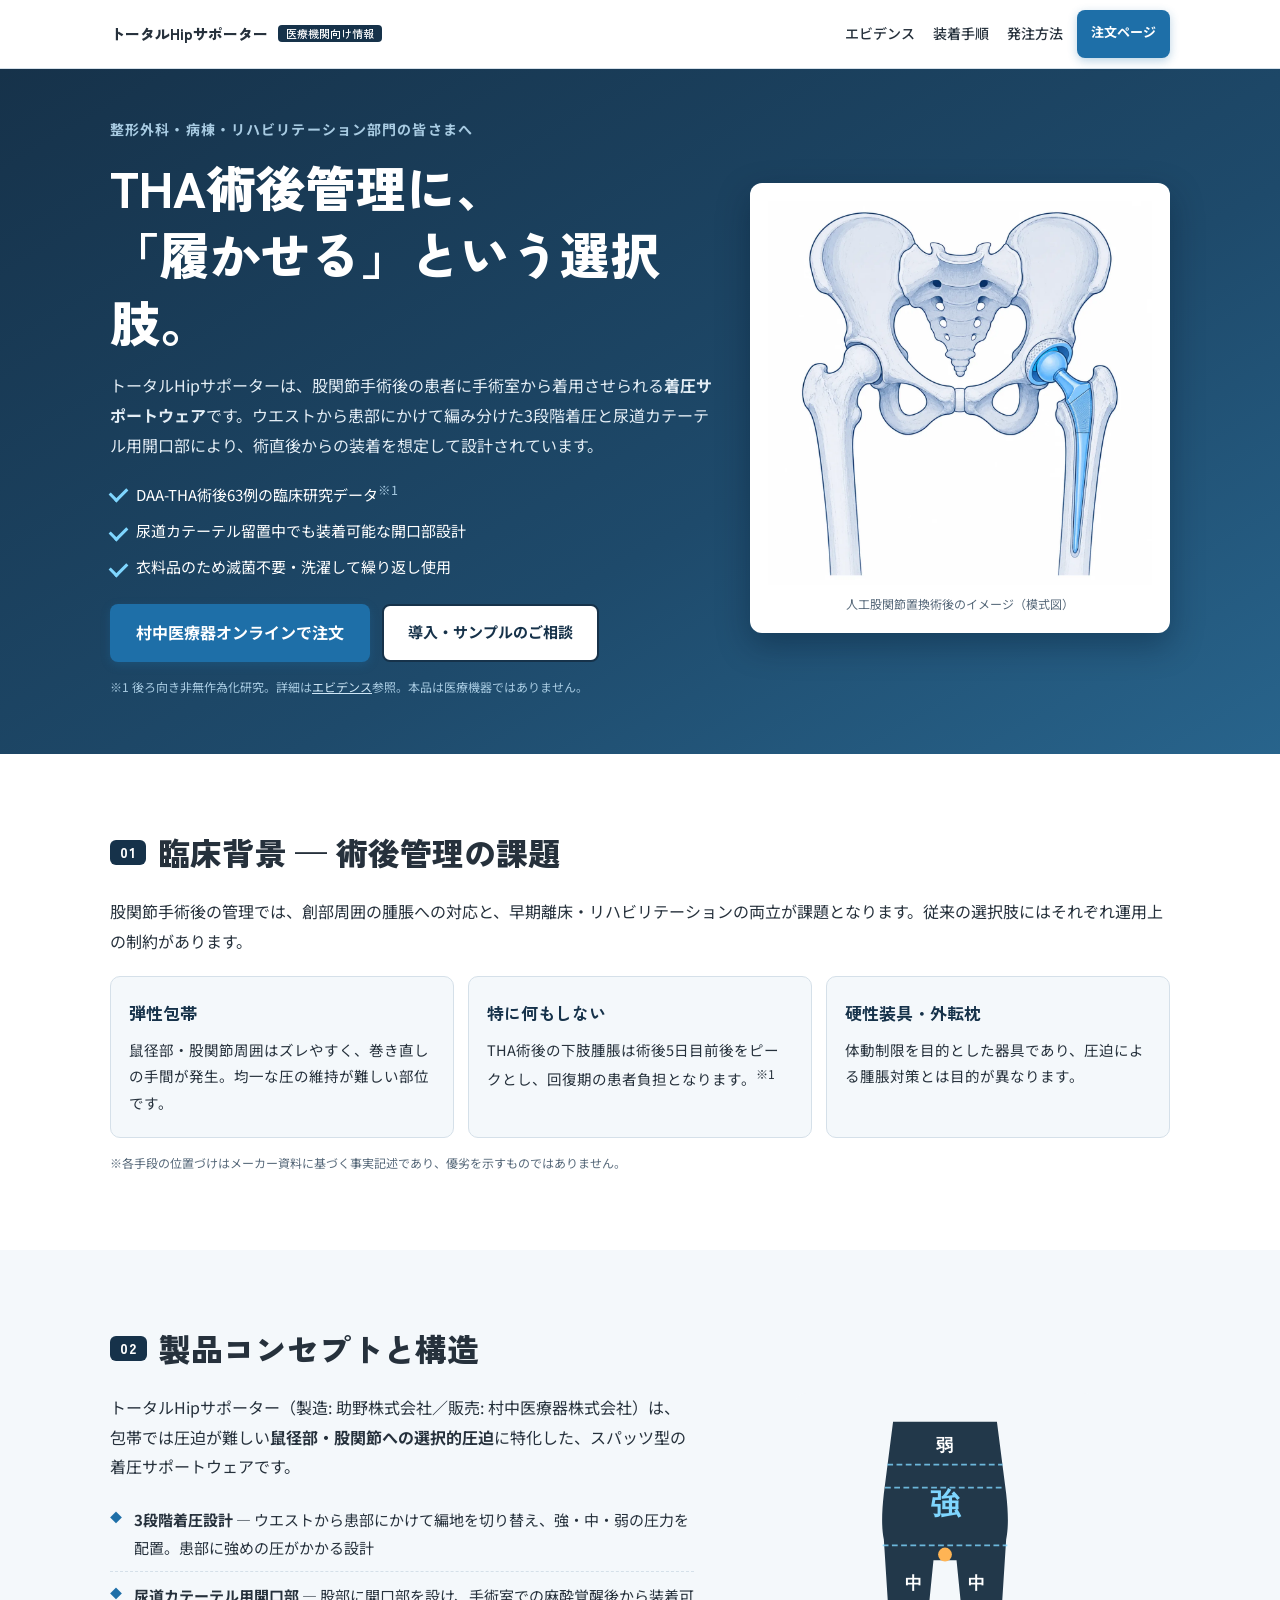
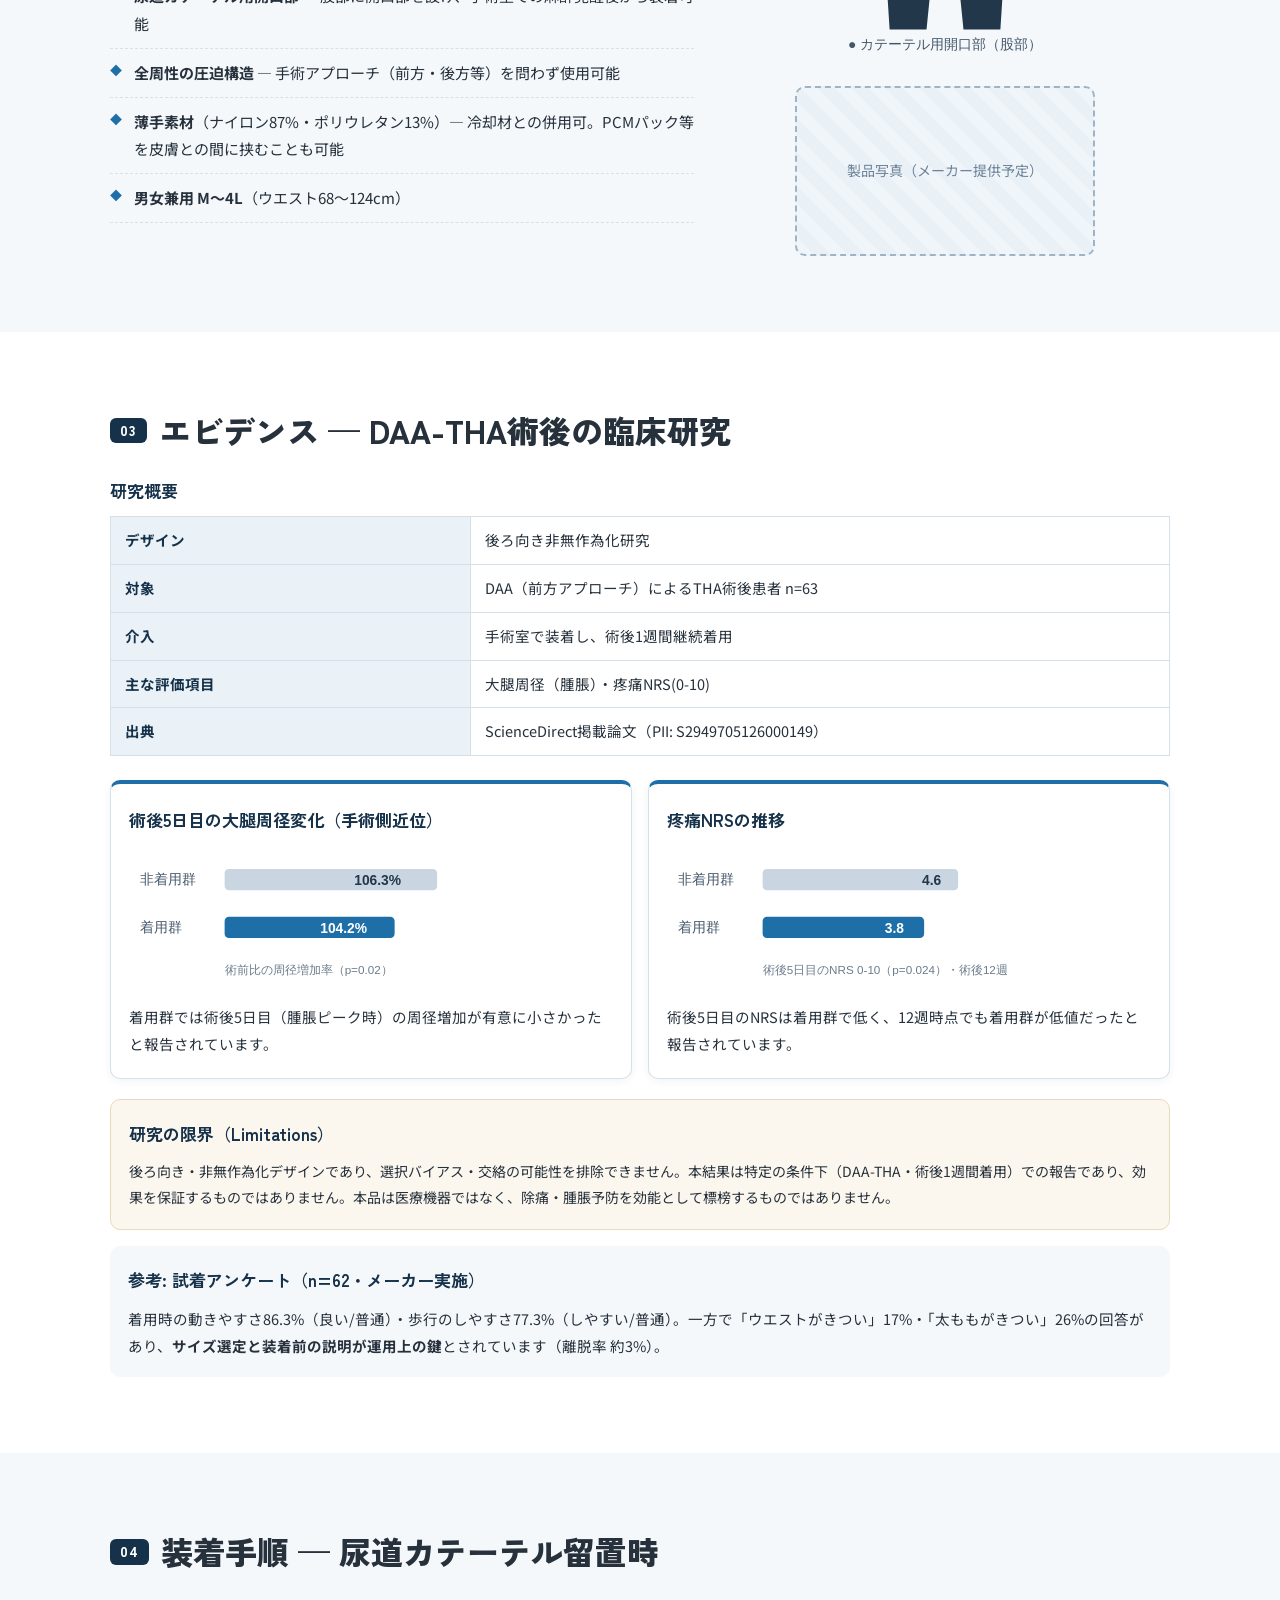
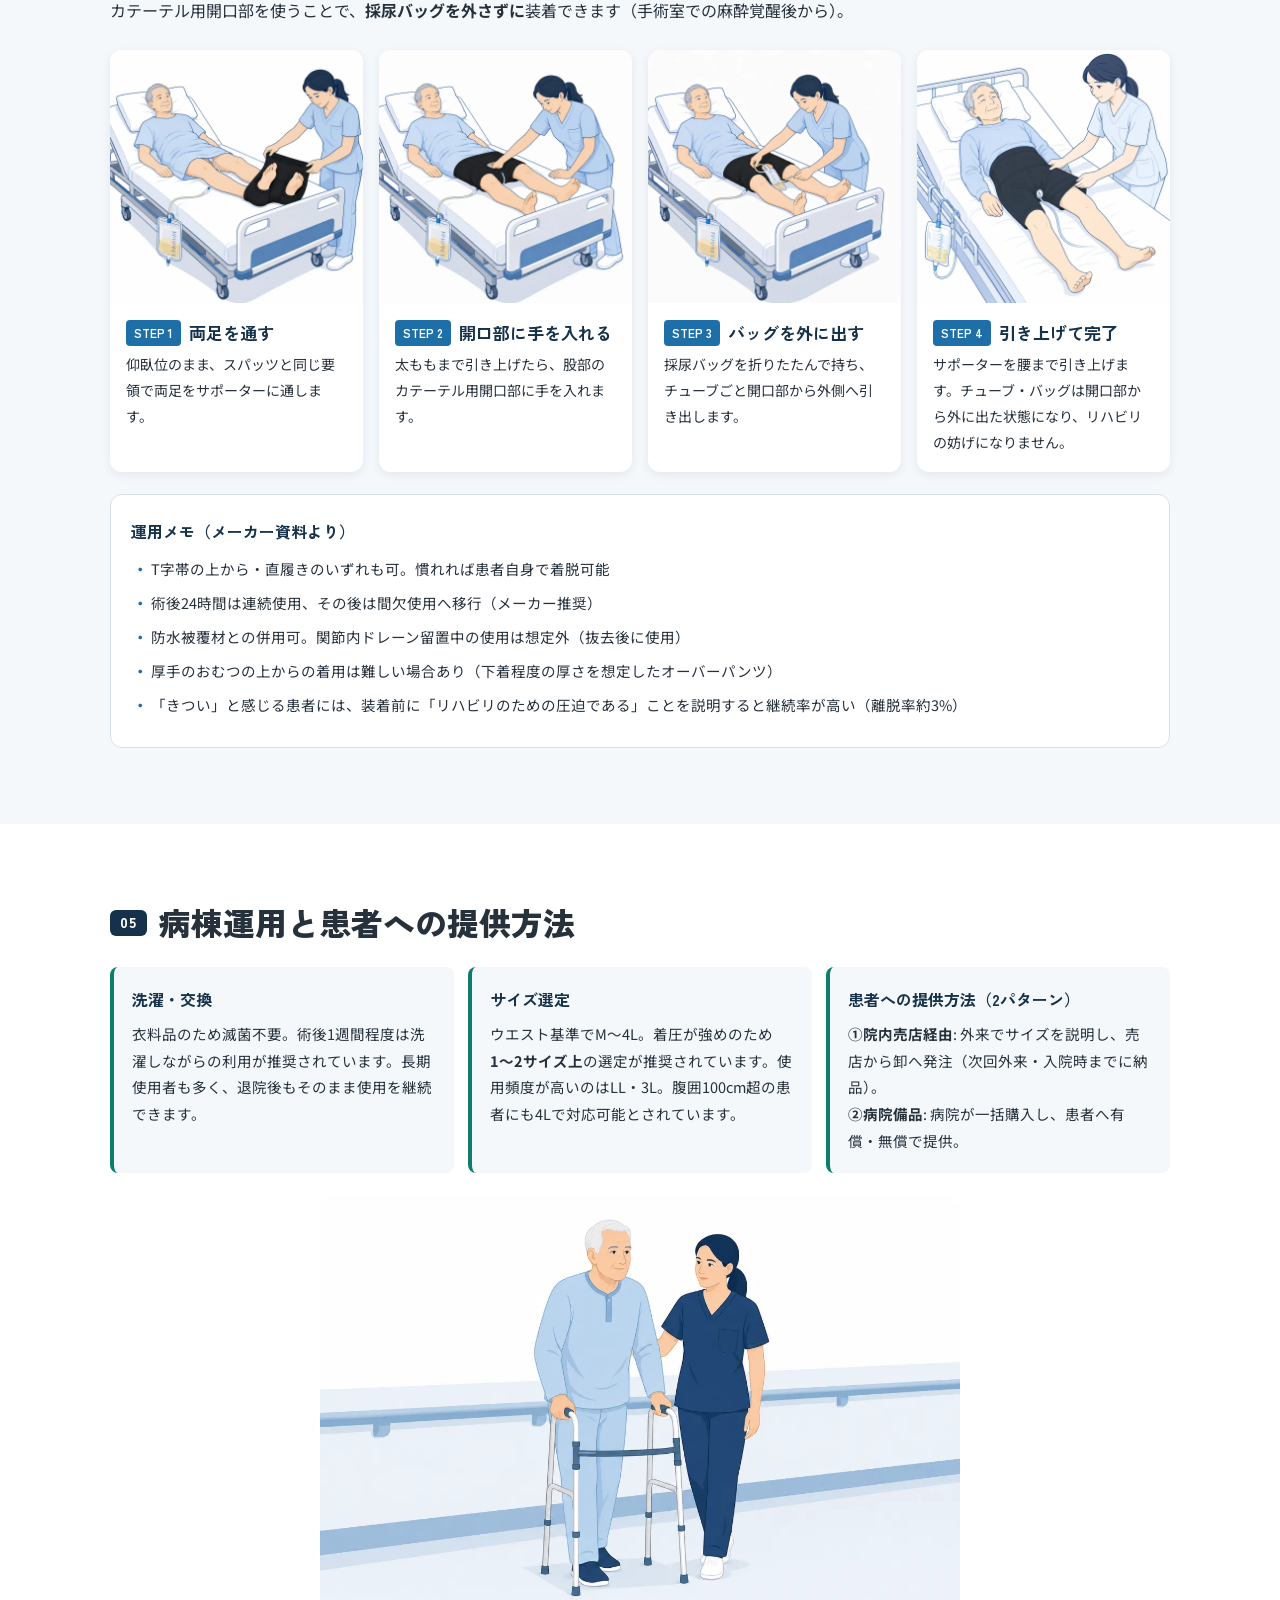
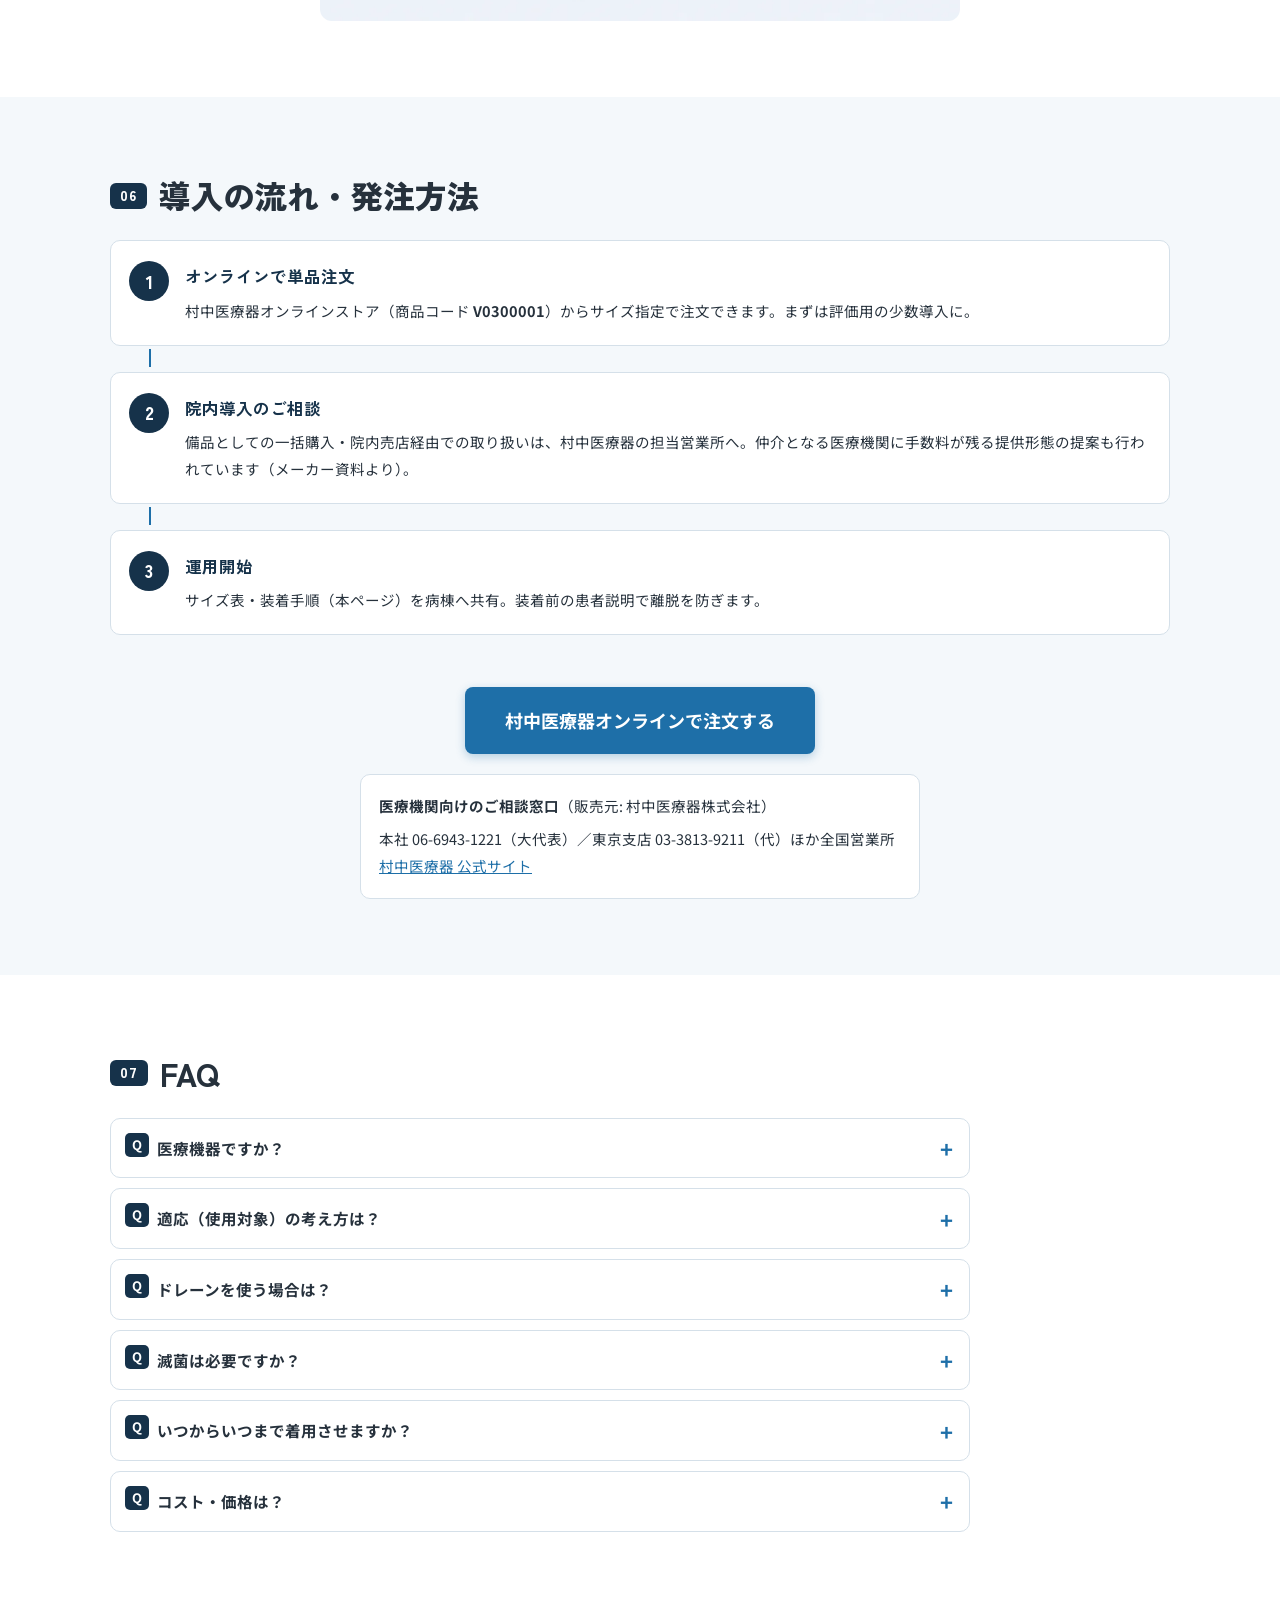
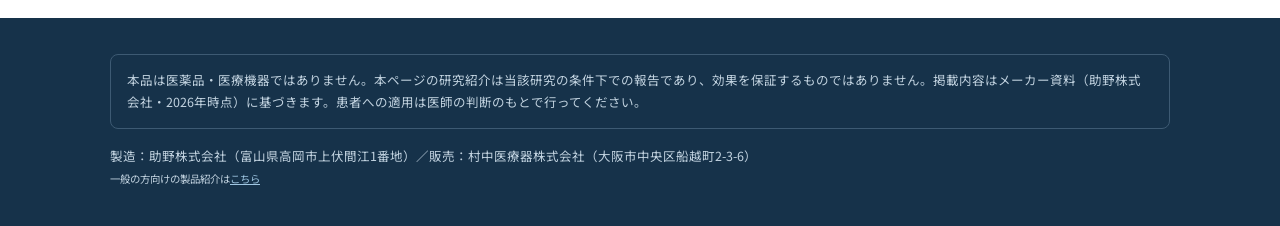
<file: lp-medical/index.html>
<!DOCTYPE html>
<html lang="ja">
<head>
<meta charset="UTF-8">
<meta name="viewport" content="width=device-width, initial-scale=1.0">
<title>トータルHipサポーター 医療機関向け情報｜THA術後管理の選択肢としての着圧サポートウェア</title>
<meta name="description" content="THA・人工骨頭置換術後の患者に「履かせる」着圧サポートウェア、トータルHipサポーターの医療機関向け情報。DAA-THA術後63例の臨床研究データ、尿道カテーテル留置時の装着手順、病棟運用、村中医療器経由の発注方法を掲載。">
<meta property="og:type" content="website">
<meta property="og:title" content="トータルHipサポーター 医療機関向け情報">
<meta property="og:description" content="THA術後管理の選択肢としての着圧サポートウェア。臨床研究データと病棟運用情報。">
<meta property="og:locale" content="ja_JP">
<!-- TODO: 公開時にog:url・canonicalを本番URLに設定 -->
<link rel="preconnect" href="https://fonts.googleapis.com">
<link rel="preconnect" href="https://fonts.gstatic.com" crossorigin>
<link href="https://fonts.googleapis.com/css2?family=Noto+Sans+JP:wght@400;500;700&family=Zen+Kaku+Gothic+New:wght@500;700;900&display=swap" rel="stylesheet">
<link rel="stylesheet" href="style.css">
<!-- ================================================== -->
<!-- GA4計測タグ挿入位置（ダミー）                          -->
<!-- <script async src="https://www.googletagmanager.com/gtag/js?id=G-XXXXXXXXXX"></script> -->
<!-- ================================================== -->
<script type="application/ld+json">
{
  "@context": "https://schema.org",
  "@type": "Product",
  "name": "トータルHipサポーター（男女兼用）",
  "description": "股関節手術後（THA・人工骨頭置換術等）の患者向けに設計された、履くタイプの着圧サポートウェア（衣料品・医療機器ではありません）。3段階着圧設計・尿道カテーテル用開口部付き。",
  "brand": {"@type": "Brand", "name": "SUKENO（助野株式会社）"},
  "material": "ナイロン87%・ポリウレタン13%",
  "offers": {
    "@type": "Offer",
    "url": "https://online.muranaka.co.jp/product/V0300001/",
    "availability": "https://schema.org/InStock",
    "seller": {"@type": "Organization", "name": "村中医療器株式会社"}
  }
}
</script>
<script type="application/ld+json">
{
  "@context": "https://schema.org",
  "@type": "FAQPage",
  "mainEntity": [
    {"@type": "Question", "name": "医療機器ですか？", "acceptedAnswer": {"@type": "Answer", "text": "医療機器ではありません。サポート機能付きスパッツ（衣料品）です。治療効果を目的とした器具ではなく、術後管理を補助する衣料としてご検討ください。"}},
    {"@type": "Question", "name": "適応（使用対象）の考え方は？", "acceptedAnswer": {"@type": "Answer", "text": "メーカー資料では、THA（DAAでの使用実績が最多。ALS・後方アプローチでも使用・検証）、人工骨頭置換術、転子部骨折の術後や、高齢者のリハビリ時・骨盤帯痛への着圧サポーターとしての使用が想定されています。"}},
    {"@type": "Question", "name": "ドレーン留置中も使用できますか？", "acceptedAnswer": {"@type": "Answer", "text": "関節内ドレーン留置中の使用は想定されていません。ドレーン抜去後の使用が推奨されています。"}},
    {"@type": "Question", "name": "滅菌は必要ですか？", "acceptedAnswer": {"@type": "Answer", "text": "衣料品のため滅菌は不要です。術後は洗濯しながらの利用が推奨されています（術後1週間程度）。"}},
    {"@type": "Question", "name": "サイズ選定のポイントは？", "acceptedAnswer": {"@type": "Answer", "text": "ウエスト基準でM〜4Lの5サイズ。着圧が強めのため1〜2サイズ上の選定が推奨されており、使用頻度が高いのはLL・3Lです。"}},
    {"@type": "Question", "name": "価格・発注方法は？", "acceptedAnswer": {"@type": "Answer", "text": "村中医療器オンラインストア（商品コードV0300001）で注文できます。院内売店経由・病院備品としての一括購入にも対応しています。詳細は村中医療器の営業所へお問い合わせください。"}}
  ]
}
</script>
</head>
<body class="lp2">

<header class="site-header">
  <div class="container header-inner">
    <p class="header-brand">トータルHipサポーター <span class="header-tag">医療機関向け情報</span></p>
    <nav class="header-links">
      <a href="#evidence">エビデンス</a>
      <a href="#donning">装着手順</a>
      <a href="#order">発注方法</a>
    </nav>
    <a class="btn btn-cta btn-header js-cta" href="https://online.muranaka.co.jp/product/V0300001/" target="_blank" rel="noopener">注文ページ</a>
  </div>
</header>

<main>
<!-- 1. FV -->
<section class="fv">
  <div class="container fv-inner">
    <div class="fv-text">
      <p class="fv-eyebrow">整形外科・病棟・リハビリテーション部門の皆さまへ</p>
      <h1 class="fv-catch">THA術後管理に、<br>「履かせる」という選択肢。</h1>
      <p class="fv-sub">トータルHipサポーターは、股関節手術後の患者に手術室から着用させられる<strong>着圧サポートウェア</strong>です。ウエストから患部にかけて編み分けた3段階着圧と尿道カテーテル用開口部により、術直後からの装着を想定して設計されています。</p>
      <ul class="fv-points">
        <li>DAA-THA術後63例の臨床研究データ<sup>※1</sup></li>
        <li>尿道カテーテル留置中でも装着可能な開口部設計</li>
        <li>衣料品のため滅菌不要・洗濯して繰り返し使用</li>
      </ul>
      <div class="fv-cta">
        <a class="btn btn-cta js-cta" href="https://online.muranaka.co.jp/product/V0300001/" target="_blank" rel="noopener">村中医療器オンラインで注文</a>
        <a class="btn btn-ghost" href="#order">導入・サンプルのご相談</a>
      </div>
      <p class="fv-note">※1 後ろ向き非無作為化研究。詳細は<a href="#evidence">エビデンス</a>参照。本品は医療機器ではありません。</p>
    </div>
    <figure class="fv-figure">
      <img src="../assets/images/lp2-hip-implant-diagram.webp" alt="骨盤と大腿骨の模式図。右股関節に人工股関節（ステム・骨頭・寛骨臼カップ）が挿入されている" width="1200" height="1200" fetchpriority="high">
      <figcaption>人工股関節置換術後のイメージ（模式図）</figcaption>
    </figure>
  </div>
</section>

<!-- 2. 臨床背景 -->
<section class="section background">
  <div class="container">
    <h2 class="section-title"><span class="num">01</span>臨床背景 — 術後管理の課題</h2>
    <p>股関節手術後の管理では、創部周囲の腫脹への対応と、早期離床・リハビリテーションの両立が課題となります。従来の選択肢にはそれぞれ運用上の制約があります。</p>
    <div class="issue-grid">
      <div class="issue-card"><h3>弾性包帯</h3><p>鼠径部・股関節周囲はズレやすく、巻き直しの手間が発生。均一な圧の維持が難しい部位です。</p></div>
      <div class="issue-card"><h3>特に何もしない</h3><p>THA術後の下肢腫脹は術後5日目前後をピークとし、回復期の患者負担となります。<sup>※1</sup></p></div>
      <div class="issue-card"><h3>硬性装具・外転枕</h3><p>体動制限を目的とした器具であり、圧迫による腫脹対策とは目的が異なります。</p></div>
    </div>
    <p class="note">※各手段の位置づけはメーカー資料に基づく事実記述であり、優劣を示すものではありません。</p>
  </div>
</section>

<!-- 3. 製品コンセプト -->
<section class="section concept">
  <div class="container">
    <h2 class="section-title"><span class="num">02</span>製品コンセプトと構造</h2>
    <div class="concept-grid">
      <div class="concept-text">
        <p>トータルHipサポーター（製造: 助野株式会社／販売: 村中医療器株式会社）は、包帯では圧迫が難しい<strong>鼠径部・股関節への選択的圧迫</strong>に特化した、スパッツ型の着圧サポートウェアです。</p>
        <ul class="spec-list">
          <li><strong>3段階着圧設計</strong> — ウエストから患部にかけて編地を切り替え、強・中・弱の圧力を配置。患部に強めの圧がかかる設計</li>
          <li><strong>尿道カテーテル用開口部</strong> — 股部に開口部を設け、手術室での麻酔覚醒後から装着可能</li>
          <li><strong>全周性の圧迫構造</strong> — 手術アプローチ（前方・後方等）を問わず使用可能</li>
          <li><strong>薄手素材</strong>（ナイロン87%・ポリウレタン13%）— 冷却材との併用可。PCMパック等を皮膚との間に挟むことも可能</li>
          <li><strong>男女兼用 M〜4L</strong>（ウエスト68〜124cm）</li>
        </ul>
      </div>
      <div class="concept-visual">
        <!-- 3段階着圧 自作SVG -->
        <svg class="pressure-svg" viewBox="0 0 260 240" role="img" aria-label="3段階着圧の模式図。ウエスト部が弱、股関節部が強、大腿部が中〜弱">
          <rect width="260" height="240" fill="#f4f8fb" rx="10"/>
          <path d="M85 25 h90 l8 62 c2 18 2 30 0 40 l-5 78 h-32 l-6 -60 h-20 l-6 60 h-32 l-5 -78 c-2 -10 -2 -22 0 -40 z" fill="#22384a"/>
          <g font-family="sans-serif" font-weight="bold" text-anchor="middle">
            <text x="130" y="50" fill="#fff" font-size="15">弱</text>
            <text x="130" y="105" fill="#7fd6ff" font-size="26">強</text>
            <text x="103" y="170" fill="#fff" font-size="15">中</text>
            <text x="157" y="170" fill="#fff" font-size="15">中</text>
          </g>
          <g stroke="#7fd6ff" stroke-width="1.5" stroke-dasharray="5 3" fill="none" opacity=".8">
            <path d="M80 62 h100"/><path d="M78 82 h104"/><path d="M76 132 h108"/>
          </g>
          <circle cx="130" cy="140" r="6" fill="#ffb454"/>
          <text x="130" y="222" font-family="sans-serif" font-size="12" fill="#44576a" text-anchor="middle">● カテーテル用開口部（股部）</text>
        </svg>
        <figure class="product-placeholder">
          <!-- TODO: メーカー提供写真に差し替え（製品単体・着圧表示のわかるもの） -->
          <div class="placeholder-box"><span>製品写真（メーカー提供予定）</span></div>
        </figure>
      </div>
    </div>
  </div>
</section>

<!-- 4. エビデンス -->
<section class="section evidence" id="evidence">
  <div class="container">
    <h2 class="section-title"><span class="num">03</span>エビデンス — DAA-THA術後の臨床研究</h2>
    <div class="study-design">
      <h3>研究概要</h3>
      <table class="design-table">
        <tr><th>デザイン</th><td>後ろ向き非無作為化研究</td></tr>
        <tr><th>対象</th><td>DAA（前方アプローチ）によるTHA術後患者 n=63</td></tr>
        <tr><th>介入</th><td>手術室で装着し、術後1週間継続着用</td></tr>
        <tr><th>主な評価項目</th><td>大腿周径（腫脹）・疼痛NRS(0-10)</td></tr>
        <tr><th>出典</th><td>ScienceDirect掲載論文（PII: S2949705126000149）<!-- TODO: 書誌情報（著者・誌名・巻号）をメーカー確認後に正式表記へ差し替え --></td></tr>
      </table>
    </div>
    <div class="result-grid">
      <div class="result-card">
        <h3>術後5日目の大腿周径変化（手術側近位）</h3>
        <!-- 自作要約グラフ（原著数値に忠実・図表の複製はしない） -->
        <svg viewBox="0 0 320 130" role="img" aria-label="術後5日目の大腿周径。非着用群106.3%、着用群104.2%">
          <g font-family="sans-serif" font-size="13">
            <text x="10" y="30" fill="#44576a">非着用群</text><rect x="90" y="16" width="200" height="20" rx="4" fill="#c9d6e2"/><text x="212" y="31" fill="#22384a" font-weight="bold">106.3%</text>
            <text x="10" y="75" fill="#44576a">着用群</text><rect x="90" y="61" width="160" height="20" rx="4" fill="#1e6fa8"/><text x="180" y="76" fill="#fff" font-weight="bold">104.2%</text>
            <text x="90" y="115" fill="#6b7c8c" font-size="11">術前比の周径増加率（p=0.02）</text>
          </g>
        </svg>
        <p>着用群では術後5日目（腫脹ピーク時）の周径増加が有意に小さかったと報告されています。</p>
      </div>
      <div class="result-card">
        <h3>疼痛NRSの推移</h3>
        <svg viewBox="0 0 320 130" role="img" aria-label="術後5日目の疼痛NRS。非着用4.6、着用3.8">
          <g font-family="sans-serif" font-size="13">
            <text x="10" y="30" fill="#44576a">非着用群</text><rect x="90" y="16" width="184" height="20" rx="4" fill="#c9d6e2"/><text x="240" y="31" fill="#22384a" font-weight="bold">4.6</text>
            <text x="10" y="75" fill="#44576a">着用群</text><rect x="90" y="61" width="152" height="20" rx="4" fill="#1e6fa8"/><text x="205" y="76" fill="#fff" font-weight="bold">3.8</text>
            <text x="90" y="115" fill="#6b7c8c" font-size="11">術後5日目のNRS 0-10（p=0.024）・術後12週も着用群が低値</text>
          </g>
        </svg>
        <p>術後5日目のNRSは着用群で低く、12週時点でも着用群が低値だったと報告されています。</p>
      </div>
    </div>
    <div class="limitations">
      <h3>研究の限界（Limitations）</h3>
      <p>後ろ向き・非無作為化デザインであり、選択バイアス・交絡の可能性を排除できません。本結果は特定の条件下（DAA-THA・術後1週間着用）での報告であり、効果を保証するものではありません。本品は医療機器ではなく、除痛・腫脹予防を効能として標榜するものではありません。</p>
    </div>
    <div class="survey">
      <h3>参考: 試着アンケート（n=62・メーカー実施）</h3>
      <p>着用時の動きやすさ86.3%（良い/普通）・歩行のしやすさ77.3%（しやすい/普通）。一方で「ウエストがきつい」17%・「太ももがきつい」26%の回答があり、<strong>サイズ選定と装着前の説明が運用上の鍵</strong>とされています（離脱率 約3%）。</p>
    </div>
  </div>
</section>

<!-- 5. 装着手順 -->
<section class="section donning" id="donning">
  <div class="container">
    <h2 class="section-title"><span class="num">04</span>装着手順 — 尿道カテーテル留置時</h2>
    <p class="donning-lead">カテーテル用開口部を使うことで、<strong>採尿バッグを外さずに</strong>装着できます（手術室での麻酔覚醒後から）。</p>
    <ol class="donning-steps">
      <li class="step-card">
        <img src="../assets/images/lp2-donning-step1.webp" alt="ステップ1: 仰臥位の患者の両足にサポーターを通す" width="1024" height="1024" loading="lazy">
        <h3><span>STEP 1</span>両足を通す</h3>
        <p>仰臥位のまま、スパッツと同じ要領で両足をサポーターに通します。</p>
      </li>
      <li class="step-card">
        <img src="../assets/images/lp2-donning-step2.webp" alt="ステップ2: 股部の開口部に手を入れる" width="1024" height="1024" loading="lazy">
        <h3><span>STEP 2</span>開口部に手を入れる</h3>
        <p>太ももまで引き上げたら、股部のカテーテル用開口部に手を入れます。</p>
      </li>
      <li class="step-card">
        <img src="../assets/images/lp2-donning-step3.webp" alt="ステップ3: 採尿バッグを開口部から外に出す" width="1024" height="1024" loading="lazy">
        <h3><span>STEP 3</span>バッグを外に出す</h3>
        <p>採尿バッグを折りたたんで持ち、チューブごと開口部から外側へ引き出します。</p>
      </li>
      <li class="step-card">
        <img src="../assets/images/lp2-donning-step4.webp" alt="ステップ4: サポーターを腰まで引き上げて装着完了" width="1024" height="1024" loading="lazy">
        <h3><span>STEP 4</span>引き上げて完了</h3>
        <p>サポーターを腰まで引き上げます。チューブ・バッグは開口部から外に出た状態になり、リハビリの妨げになりません。</p>
      </li>
    </ol>
    <div class="donning-notes">
      <h3>運用メモ（メーカー資料より）</h3>
      <ul>
        <li>T字帯の上から・直履きのいずれも可。慣れれば患者自身で着脱可能</li>
        <li>術後24時間は連続使用、その後は間欠使用へ移行（メーカー推奨）</li>
        <li>防水被覆材との併用可。関節内ドレーン留置中の使用は想定外（抜去後に使用）</li>
        <li>厚手のおむつの上からの着用は難しい場合あり（下着程度の厚さを想定したオーバーパンツ）</li>
        <li>「きつい」と感じる患者には、装着前に「リハビリのための圧迫である」ことを説明すると継続率が高い（離脱率約3%）</li>
      </ul>
    </div>
  </div>
</section>

<!-- 6. 病棟運用・提供方法 -->
<section class="section operation">
  <div class="container">
    <h2 class="section-title"><span class="num">05</span>病棟運用と患者への提供方法</h2>
    <div class="op-grid">
      <div class="op-card">
        <h3>洗濯・交換</h3>
        <p>衣料品のため滅菌不要。術後1週間程度は洗濯しながらの利用が推奨されています。長期使用者も多く、退院後もそのまま使用を継続できます。</p>
      </div>
      <div class="op-card">
        <h3>サイズ選定</h3>
        <p>ウエスト基準でM〜4L。着圧が強めのため<strong>1〜2サイズ上</strong>の選定が推奨されています。使用頻度が高いのはLL・3L。腹囲100cm超の患者にも4Lで対応可能とされています。</p>
      </div>
      <div class="op-card">
        <h3>患者への提供方法（2パターン）</h3>
        <p><strong>①院内売店経由</strong>: 外来でサイズを説明し、売店から卸へ発注（次回外来・入院時までに納品）。<br><strong>②病院備品</strong>: 病院が一括購入し、患者へ有償・無償で提供。</p>
      </div>
    </div>
    <figure class="ward-visual">
      <img src="../assets/images/lp2-ward-scene.webp" alt="病棟の廊下で歩行器を使ってリハビリ歩行をする患者と見守る看護師のイラスト" width="1200" height="800" loading="lazy">
    </figure>
  </div>
</section>

<!-- 7. 導入の流れ -->
<section class="section order" id="order">
  <div class="container">
    <h2 class="section-title"><span class="num">06</span>導入の流れ・発注方法</h2>
    <!-- 導入フロー 自作SVG的リスト -->
    <ol class="flow">
      <li><span class="flow-num">1</span><div><h3>オンラインで単品注文</h3><p>村中医療器オンラインストア（商品コード <strong>V0300001</strong>）からサイズ指定で注文できます。まずは評価用の少数導入に。</p></div></li>
      <li><span class="flow-num">2</span><div><h3>院内導入のご相談</h3><p>備品としての一括購入・院内売店経由での取り扱いは、村中医療器の担当営業所へ。仲介となる医療機関に手数料が残る提供形態の提案も行われています（メーカー資料より）。</p></div></li>
      <li><span class="flow-num">3</span><div><h3>運用開始</h3><p>サイズ表・装着手順（本ページ）を病棟へ共有。装着前の患者説明で離脱を防ぎます。</p></div></li>
    </ol>
    <div class="order-cta">
      <a class="btn btn-cta btn-lg js-cta" href="https://online.muranaka.co.jp/product/V0300001/" target="_blank" rel="noopener">村中医療器オンラインで注文する</a>
      <div class="contact-box">
        <p><strong>医療機関向けのご相談窓口</strong>（販売元: 村中医療器株式会社）</p>
        <p>本社 06-6943-1221（大代表）／東京支店 03-3813-9211（代）ほか全国営業所<br><a href="https://www.muranaka.co.jp/" target="_blank" rel="noopener">村中医療器 公式サイト</a></p>
      </div>
    </div>
  </div>
</section>

<!-- 8. FAQ -->
<section class="section faq">
  <div class="container">
    <h2 class="section-title"><span class="num">07</span>FAQ</h2>
    <dl class="faq-list">
      <div class="faq-item"><dt>医療機器ですか？</dt><dd>医療機器ではありません。サポート機能付きスパッツ（衣料品）です。除痛・腫脹予防等の効能を標榜するものではなく、術後管理を補助する衣料としてご検討ください。</dd></div>
      <div class="faq-item"><dt>適応（使用対象）の考え方は？</dt><dd>メーカー資料では、THA（DAAでの実績が最多・ALSや後方アプローチでも使用/検証）、人工骨頭置換術、転子部骨折の術後、高齢者のリハビリ時、骨盤帯痛（産後含む）への着圧サポーターとしての使用が想定されています。</dd></div>
      <div class="faq-item"><dt>ドレーンを使う場合は？</dt><dd>関節内ドレーン留置中の使用は想定されていません。抜去後の使用が推奨されています。ドレーン非使用のTHAでは術直後からの着用が可能です。</dd></div>
      <div class="faq-item"><dt>滅菌は必要ですか？</dt><dd>衣料品のため不要です。洗濯しながら繰り返し使用します。</dd></div>
      <div class="faq-item"><dt>いつからいつまで着用させますか？</dt><dd>カテーテル用開口部があるため手術室で麻酔覚醒後から着用可能です。術後24時間は連続使用、以降は間欠使用へ。術後1週間程度は洗濯しながらの利用が推奨され、その後は患者の判断に委ねられます（半年以上継続する患者も多いとされています）。</dd></div>
      <div class="faq-item"><dt>コスト・価格は？</dt><dd>価格は村中医療器オンラインストアの商品ページでご確認ください。院内導入時の条件は担当営業所にご相談ください。<!-- TODO: 価格表示可否をメーカー確認後、税込価格を明記 --></dd></div>
    </dl>
  </div>
</section>
</main>

<footer class="site-footer">
  <div class="container">
    <p class="footer-disclaimer">本品は医薬品・医療機器ではありません。本ページの研究紹介は当該研究の条件下での報告であり、効果を保証するものではありません。掲載内容はメーカー資料（助野株式会社・2026年時点）に基づきます。患者への適用は医師の判断のもとで行ってください。</p>
    <p class="footer-credit">製造：助野株式会社（富山県高岡市上伏間江1番地）／販売：村中医療器株式会社（大阪市中央区船越町2-3-6）<br>
    <small>一般の方向けの製品紹介は<a href="../lp-general/index.html">こちら</a></small></p>
  </div>
</footer>

<div class="sticky-cta" id="stickyCta" aria-hidden="true">
  <a class="btn btn-cta js-cta" href="https://online.muranaka.co.jp/product/V0300001/" target="_blank" rel="noopener">注文ページへ（村中医療器）</a>
</div>

<script src="script.js" defer></script>
</body>
</html>
</file>
<file: lp-general/style.css>
/* =========================================================
   トータルHipサポーター LP1（一般・施設向け）
   モバイルファースト / 本文18px / 行間1.8 / コントラスト比4.5+
   ブレークポイント: 768px / 1200px
========================================================= */
:root{
  --c-text:#26333b;        /* 本文 (白背景比 12.5:1) */
  --c-text-sub:#4a5a63;
  --c-primary:#0e6e64;     /* ティール */
  --c-primary-dark:#0a5049;
  --c-accent:#d95a1e;      /* CTAオレンジ (白文字比 4.6:1) */
  --c-accent-dark:#b84812;
  --c-bg:#ffffff;
  --c-bg-soft:#f3f8f6;
  --c-bg-warm:#faf6ef;
  --c-line:#d7e2de;
  --font-body:"Noto Sans JP",sans-serif;
  --font-head:"Zen Maru Gothic","Noto Sans JP",sans-serif;
}
*{margin:0;padding:0;box-sizing:border-box}
html{scroll-behavior:smooth}
body.lp1{
  font-family:var(--font-body);
  font-size:18px;
  line-height:1.8;
  color:var(--c-text);
  background:var(--c-bg);
  -webkit-font-smoothing:antialiased;
}
img{max-width:100%;height:auto;display:block}
a{color:var(--c-primary)}
.container{width:100%;max-width:1080px;margin:0 auto;padding:0 20px}
.pc-only{display:none}
.sp-only{display:inline}

/* ---------- ヘッダー ---------- */
.site-header{position:sticky;top:0;z-index:100;background:rgba(255,255,255,.96);border-bottom:1px solid var(--c-line);backdrop-filter:blur(4px)}
.header-inner{display:flex;align-items:center;justify-content:space-between;gap:8px;padding-top:10px;padding-bottom:10px}
.header-brand{font-family:var(--font-head);font-weight:900;font-size:16px;line-height:1.3}
.header-sub{display:none;font-family:var(--font-body);font-weight:400;font-size:11px;color:var(--c-text-sub)}
.btn-header{font-size:14px;padding:12px 16px;white-space:nowrap}

/* ---------- ボタン ---------- */
.btn{display:inline-block;text-decoration:none;text-align:center;font-weight:700;border-radius:999px;transition:transform .15s ease, box-shadow .15s ease}
.btn:active{transform:scale(.97)}
.btn-cta{
  background:linear-gradient(180deg,#e86526,var(--c-accent));
  color:#fff;
  font-size:19px;
  padding:18px 36px;
  min-height:56px;
  box-shadow:0 4px 14px rgba(217,90,30,.35);
}
.btn-cta:hover{background:linear-gradient(180deg,var(--c-accent),var(--c-accent-dark));box-shadow:0 6px 18px rgba(217,90,30,.45)}
.btn-lg{font-size:21px;padding:20px 44px}
.btn-sub{background:#fff;color:var(--c-primary);border:2px solid var(--c-primary);padding:14px 28px;font-size:17px}
.btn-sub:hover{background:var(--c-bg-soft)}
.cta-block{text-align:center;margin-top:24px}
.cta-note{font-size:13px;color:var(--c-text-sub);margin-top:10px}
.img-note{font-size:12px;color:var(--c-text-sub);text-align:right;margin-top:6px}

/* ---------- FV ---------- */
.fv{background:linear-gradient(165deg,#eef7f4 0%,#fdfcf8 55%,#fff 100%);padding:36px 0 44px;overflow:hidden}
.fv-inner{display:flex;flex-direction:column;gap:24px}
.fv-lead{font-size:19px;font-weight:700;color:var(--c-primary);letter-spacing:.02em}
.fv-catch{font-family:var(--font-head);font-weight:900;font-size:clamp(38px,9.5vw,64px);line-height:1.25;letter-spacing:.02em;margin-top:8px}
.fv-catch em{font-style:normal;color:var(--c-accent);text-decoration:underline;text-decoration-color:rgba(217,90,30,.35);text-decoration-thickness:8px;text-underline-offset:6px}
.fv-sub{margin-top:18px;font-size:17px}
.fv-badges{display:flex;gap:10px;list-style:none;margin-top:20px}
.fv-badges li{
  flex:1;background:#fff;border:2px solid var(--c-primary);color:var(--c-primary);
  border-radius:12px;text-align:center;font-size:12px;line-height:1.5;padding:10px 2px;font-weight:500
}
.fv-badges strong{font-size:16px}
.fv-visual{position:relative;border-radius:16px;overflow:hidden;box-shadow:0 10px 30px rgba(20,60,50,.15)}
.fv-visual img{width:100%;object-fit:cover}
.fv-visual .img-note{position:absolute;right:8px;bottom:6px;margin:0;color:#fff;text-shadow:0 1px 3px rgba(0,0,0,.6)}

/* ---------- セクション共通 ---------- */
.section{padding:56px 0}
.section-eyebrow{font-size:13px;font-weight:700;letter-spacing:.18em;color:var(--c-accent);margin-bottom:6px}
.section-title{font-family:var(--font-head);font-weight:900;font-size:clamp(26px,6.4vw,38px);line-height:1.4;margin-bottom:24px}

/* ---------- 悩み共感 ---------- */
.worries{background:var(--c-bg-warm)}
.worries-grid{display:flex;flex-direction:column;gap:20px}
.check-list{list-style:none}
.check-list li{
  position:relative;background:#fff;border:1px solid #eadfcc;border-radius:12px;
  padding:14px 16px 14px 52px;margin-bottom:10px;font-size:17px;box-shadow:0 2px 6px rgba(120,90,40,.06)
}
.check-list li::before{
  content:"✓";position:absolute;left:14px;top:50%;transform:translateY(-50%);
  width:26px;height:26px;border-radius:50%;background:var(--c-accent);color:#fff;
  font-size:15px;font-weight:700;display:flex;align-items:center;justify-content:center;line-height:1;
}
.worries-visual{border-radius:14px;overflow:hidden}
.worries-message{margin-top:20px;font-size:18px;text-align:center}

/* ---------- コンセプト ---------- */
.concept-text{max-width:760px}
.concept-compare{display:flex;flex-direction:column;gap:14px;margin-top:28px}
.compare-col{border-radius:14px;padding:22px 20px}
.compare-col h3{font-size:18px;margin-bottom:12px;font-family:var(--font-head)}
.compare-col ul{list-style:none}
.compare-col li{padding-left:26px;position:relative;margin-bottom:8px;font-size:16px}
.compare-before{background:#f6efee;border:1px solid #e6d4d1}
.compare-before h3{color:#8c4a3f}
.compare-before li::before{content:"×";position:absolute;left:2px;color:#b2564a;font-weight:700}
.compare-after{background:var(--c-bg-soft);border:2px solid var(--c-primary)}
.compare-after h3{color:var(--c-primary-dark)}
.compare-after li::before{content:"○";position:absolute;left:2px;color:var(--c-primary);font-weight:700}
.fact-note{font-size:12px;color:var(--c-text-sub);margin-top:14px}

/* ---------- 特徴 ---------- */
.features{background:var(--c-bg-soft)}
.feature-grid{display:grid;grid-template-columns:1fr;gap:16px}
.feature-card{background:#fff;border-radius:16px;padding:26px 22px;box-shadow:0 3px 10px rgba(20,60,50,.07);position:relative}
.feature-num{
  position:absolute;top:-12px;left:18px;width:40px;height:40px;border-radius:50%;
  background:var(--c-primary);color:#fff;font-family:var(--font-head);font-weight:900;font-size:20px;
  display:flex;align-items:center;justify-content:center;box-shadow:0 3px 8px rgba(14,110,100,.35)
}
.feature-card h3{font-family:var(--font-head);font-size:20px;margin:10px 0 10px;color:var(--c-primary-dark)}
.feature-card p{font-size:16px}
.feature-svg{width:150px;margin:16px auto 0}
.product-placeholder{display:flex;flex-direction:column;gap:10px;align-items:center;justify-content:center}
.placeholder-box{
  width:100%;min-height:200px;border:2px dashed #9db8b1;border-radius:12px;
  display:flex;align-items:center;justify-content:center;text-align:center;
  color:#6b8079;font-size:15px;font-weight:500;background:repeating-linear-gradient(45deg,#f4f8f6,#f4f8f6 12px,#eef4f1 12px,#eef4f1 24px)
}
.product-placeholder figcaption{font-size:13px;color:var(--c-text-sub)}

/* ---------- CTAバンド ---------- */
.cta-band{background:linear-gradient(120deg,var(--c-primary-dark),var(--c-primary));padding:34px 0;text-align:center}
.cta-band-copy{color:#fff;font-size:19px;font-weight:700;margin-bottom:16px}

/* ---------- エビデンス ---------- */
.evidence-card{background:#fff;border:1px solid var(--c-line);border-left:6px solid var(--c-primary);border-radius:12px;padding:24px 22px;margin-bottom:18px;box-shadow:0 2px 8px rgba(20,60,50,.05)}
.evidence-card h3{font-size:19px;font-family:var(--font-head);color:var(--c-primary-dark);margin-bottom:10px}
.evidence-card p{font-size:16px}
.evidence-limit{font-size:13px;color:var(--c-text-sub);margin-top:10px}
.stat-row{display:flex;gap:14px;margin:14px 0 4px}
.stat{flex:1;text-align:center;background:var(--c-bg-soft);border-radius:12px;padding:16px 8px}
.stat-num{font-family:var(--font-head);font-weight:900;font-size:44px;color:var(--c-primary);line-height:1}
.stat-num span{font-size:22px}
.stat p{font-size:13px;margin-top:6px;line-height:1.5}

/* ---------- 使用シーン ---------- */
.scenes{background:var(--c-bg-warm)}
.scenes-lead{margin-bottom:22px}
.scene-grid{display:grid;grid-template-columns:1fr;gap:16px}
.scene-card{background:#fff;border-radius:14px;overflow:hidden;box-shadow:0 3px 10px rgba(120,90,40,.08)}
.scene-card img{width:100%;aspect-ratio:3/2;object-fit:cover}
.scene-card figcaption{padding:14px 16px;font-size:15px;line-height:1.6}

/* ---------- 施設向け ---------- */
.facility-inner{display:flex;flex-direction:column;gap:22px}
.facility-points{list-style:none}
.facility-points li{position:relative;padding-left:30px;margin-bottom:12px;font-size:16px}
.facility-points li::before{content:"■";position:absolute;left:2px;color:var(--c-primary);font-size:14px}
.facility-cta{background:var(--c-bg-soft);border-radius:14px;padding:24px 20px;text-align:center}
.facility-cta p:first-child{font-weight:700;margin-bottom:12px}

/* ---------- サイズ・購入 ---------- */
.size-buy{background:var(--c-bg-soft)}
.size-table-wrap{overflow-x:auto;margin-bottom:22px;-webkit-overflow-scrolling:touch}
.size-table{width:100%;min-width:560px;border-collapse:collapse;background:#fff;border-radius:10px;overflow:hidden}
.size-table caption{caption-side:top;font-weight:700;text-align:left;margin-bottom:8px;font-size:16px}
.size-table th,.size-table td{border:1px solid var(--c-line);padding:12px 10px;text-align:center;font-size:16px}
.size-table thead th{background:var(--c-primary);color:#fff}
.size-table tbody th{background:var(--c-bg-soft)}
.size-tips,.buy-steps{background:#fff;border-radius:14px;padding:24px 22px;margin-bottom:18px;box-shadow:0 2px 8px rgba(20,60,50,.05)}
.size-tips h3,.buy-steps h3{font-family:var(--font-head);font-size:19px;color:var(--c-primary-dark);margin-bottom:12px}
.size-tips ol,.steps{padding-left:24px}
.size-tips li,.steps li{margin-bottom:8px;font-size:16px}
.price-note{font-size:14px;color:var(--c-text-sub);margin-top:10px}

/* ---------- FAQ ---------- */
.faq-list{max-width:820px;margin:0 auto}
.faq-item{background:#fff;border:1px solid var(--c-line);border-radius:12px;margin-bottom:12px;overflow:hidden}
.faq-item dt{
  position:relative;font-weight:700;font-size:17px;padding:16px 48px 16px 52px;cursor:pointer;user-select:none
}
.faq-item dt::before{
  content:"Q";position:absolute;left:14px;top:14px;width:28px;height:28px;border-radius:50%;
  background:var(--c-primary);color:#fff;font-size:15px;display:flex;align-items:center;justify-content:center
}
.faq-item dt::after{
  content:"+";position:absolute;right:16px;top:50%;transform:translateY(-50%);
  font-size:26px;color:var(--c-primary);font-weight:400;transition:transform .2s
}
.faq-item.open dt::after{content:"−"}
.faq-item dd{display:none;padding:0 20px 18px 52px;font-size:16px;color:var(--c-text)}
.faq-item.open dd{display:block}

/* ---------- 最終CTA ---------- */
.final-cta{background:linear-gradient(160deg,#0a5049,#0e6e64 70%);text-align:center;padding:64px 0}
.final-catch{font-family:var(--font-head);font-weight:900;font-size:clamp(26px,6.6vw,40px);color:#fff;line-height:1.5;margin-bottom:8px}
.final-cta .cta-note{color:#d3e9e4}

/* ---------- フッター ---------- */
.site-footer{background:#22313a;color:#c9d4da;padding:36px 0 120px;font-size:13px;line-height:1.8}
.footer-disclaimer{border:1px solid #46555f;border-radius:10px;padding:14px 16px;margin-bottom:18px}
.footer-credit small{color:#93a4ad}

/* ---------- 追従CTA（スマホ） ---------- */
.sticky-cta{
  position:fixed;left:0;right:0;bottom:0;z-index:200;padding:10px 14px calc(10px + env(safe-area-inset-bottom));
  background:rgba(255,255,255,.95);box-shadow:0 -4px 16px rgba(0,0,0,.12);
  transform:translateY(110%);transition:transform .3s ease
}
.sticky-cta.visible{transform:translateY(0)}
.sticky-cta .btn{display:block;width:100%;font-size:17px;padding:15px 10px}

/* =========== 768px以上 =========== */
@media (min-width:768px){
  .pc-only{display:inline}
  .header-sub{display:block}
  .sp-only{display:none}
  .fv{padding:64px 0}
  .fv-inner{flex-direction:row;align-items:center}
  .fv-text{flex:1.1}
  .fv-visual{flex:1}
  .feature-grid{grid-template-columns:1fr 1fr}
  .concept-compare{flex-direction:row}
  .compare-col{flex:1}
  .worries-grid{flex-direction:row;align-items:flex-start}
  .check-list{flex:1.2}
  .worries-visual{flex:1;position:sticky;top:90px}
  .scene-grid{grid-template-columns:repeat(3,1fr)}
  .facility-inner{flex-direction:row;align-items:center}
  .facility-points{flex:1.3}
  .facility-cta{flex:1}
  .cta-band .container{display:flex;align-items:center;justify-content:center;gap:28px}
  .cta-band-copy{margin-bottom:0}
  .sticky-cta{display:none}
  .site-footer{padding-bottom:36px}
  .size-table{min-width:0}
}
/* =========== 1200px以上 =========== */
@media (min-width:1200px){
  .section{padding:80px 0}
  body.lp1{font-size:18px}
}
</file>
<file: lp-medical/style.css>
/* =========================================================
   トータルHipサポーター LP2（医療機関向け）
   モバイルファースト / データ・運用性中心のトーン
   ブレークポイント: 768px / 1200px
========================================================= */
:root{
  --c-text:#26313c;
  --c-text-sub:#57697a;
  --c-navy:#16324a;
  --c-navy-2:#1e4a6b;
  --c-blue:#1e6fa8;
  --c-blue-pale:#eaf2f8;
  --c-accent:#0e7d6d;
  --c-bg:#ffffff;
  --c-bg-soft:#f4f8fb;
  --c-line:#d5e0e9;
  --font-body:"Noto Sans JP",sans-serif;
  --font-head:"Zen Kaku Gothic New","Noto Sans JP",sans-serif;
}
*{margin:0;padding:0;box-sizing:border-box}
html{scroll-behavior:smooth}
body.lp2{font-family:var(--font-body);font-size:16px;line-height:1.85;color:var(--c-text);background:var(--c-bg);-webkit-font-smoothing:antialiased}
img{max-width:100%;height:auto;display:block}
a{color:var(--c-blue)}
.container{width:100%;max-width:1100px;margin:0 auto;padding:0 20px}

/* ---------- ヘッダー ---------- */
.site-header{position:sticky;top:0;z-index:100;background:rgba(255,255,255,.97);border-bottom:1px solid var(--c-line)}
.header-inner{display:flex;align-items:center;gap:14px;padding:10px 20px;max-width:1100px;margin:0 auto}
.header-brand{font-family:var(--font-head);font-weight:900;font-size:15px;line-height:1.3;flex:1}
.header-tag{display:inline-block;font-size:11px;font-weight:500;color:#fff;background:var(--c-navy);border-radius:4px;padding:1px 8px;margin-left:6px;vertical-align:2px}
.header-links{display:none;gap:18px;font-size:14px}
.header-links a{color:var(--c-text);text-decoration:none;font-weight:500}
.header-links a:hover{color:var(--c-blue)}

/* ---------- ボタン ---------- */
.btn{display:inline-block;text-decoration:none;text-align:center;font-weight:700;border-radius:8px;transition:opacity .15s, box-shadow .15s}
.btn:hover{opacity:.92}
.btn-cta{background:var(--c-blue);color:#fff;font-size:16px;padding:14px 26px;min-height:48px;box-shadow:0 3px 10px rgba(30,111,168,.3)}
.btn-lg{font-size:18px;padding:17px 40px}
.btn-header{font-size:13px;padding:10px 14px;white-space:nowrap}
.btn-ghost{background:#fff;color:var(--c-navy);border:2px solid var(--c-navy);padding:12px 24px;font-size:15px}

/* ---------- FV ---------- */
.fv{background:linear-gradient(150deg,var(--c-navy) 0%,var(--c-navy-2) 60%,#28648c 100%);color:#fff;padding:48px 0 56px}
.fv-inner{display:flex;flex-direction:column;gap:30px}
.fv-eyebrow{font-size:14px;letter-spacing:.08em;color:#a8cbe2;font-weight:700}
.fv-catch{font-family:var(--font-head);font-weight:900;font-size:clamp(30px,7.4vw,50px);line-height:1.35;margin:10px 0 16px}
.fv-sub{font-size:16px;color:#e3edf5;max-width:640px}
.fv-points{list-style:none;margin-top:18px}
.fv-points li{position:relative;padding-left:26px;margin-bottom:8px;font-size:15px;color:#fff}
.fv-points li::before{content:"";position:absolute;left:0;top:9px;width:14px;height:8px;border-left:3px solid #7fd6ff;border-bottom:3px solid #7fd6ff;transform:rotate(-45deg)}
.fv-points sup{color:#a8cbe2}
.fv-cta{display:flex;flex-wrap:wrap;gap:12px;margin-top:24px}
.fv-note{font-size:12px;color:#a8cbe2;margin-top:14px}
.fv-note a{color:#cfe7f7}
.fv-figure{background:#fff;border-radius:12px;padding:18px;max-width:420px;box-shadow:0 12px 32px rgba(0,20,40,.35)}
.fv-figure figcaption{font-size:12px;color:var(--c-text-sub);text-align:center;margin-top:8px}

/* ---------- セクション共通 ---------- */
.section{padding:56px 0}
.section-title{font-family:var(--font-head);font-weight:900;font-size:clamp(23px,5.6vw,32px);line-height:1.4;margin-bottom:22px;display:flex;align-items:center;gap:12px;flex-wrap:wrap}
.section-title .num{font-size:14px;color:#fff;background:var(--c-navy);border-radius:6px;padding:3px 10px;letter-spacing:.06em}
.note{font-size:12px;color:var(--c-text-sub);margin-top:14px}

/* ---------- 臨床背景 ---------- */
.issue-grid{display:grid;grid-template-columns:1fr;gap:14px;margin-top:20px}
.issue-card{background:var(--c-bg-soft);border:1px solid var(--c-line);border-radius:10px;padding:20px 18px}
.issue-card h3{font-family:var(--font-head);font-size:17px;color:var(--c-navy);margin-bottom:8px}
.issue-card p{font-size:14.5px}

/* ---------- コンセプト ---------- */
.concept{background:var(--c-bg-soft)}
.concept-grid{display:flex;flex-direction:column;gap:26px}
.spec-list{list-style:none;margin-top:14px}
.spec-list li{position:relative;padding:10px 0 10px 24px;border-bottom:1px dashed var(--c-line);font-size:15px}
.spec-list li::before{content:"◆";position:absolute;left:0;top:10px;color:var(--c-blue);font-size:12px}
.concept-visual{display:flex;flex-direction:column;gap:16px;align-items:center}
.pressure-svg{width:100%;max-width:300px}
.product-placeholder{width:100%;max-width:300px}
.placeholder-box{min-height:170px;border:2px dashed #9eb4c6;border-radius:10px;display:flex;align-items:center;justify-content:center;color:#6b8299;font-size:14px;background:repeating-linear-gradient(45deg,#f0f5f9,#f0f5f9 12px,#e9f0f6 12px,#e9f0f6 24px)}

/* ---------- エビデンス ---------- */
.study-design{margin-bottom:24px}
.study-design h3, .result-card h3, .limitations h3, .survey h3{font-family:var(--font-head);font-size:17px;color:var(--c-navy);margin-bottom:10px}
.design-table{width:100%;border-collapse:collapse;background:#fff}
.design-table th,.design-table td{border:1px solid var(--c-line);padding:10px 14px;font-size:14.5px;text-align:left}
.design-table th{background:var(--c-blue-pale);color:var(--c-navy);width:34%;font-weight:700}
.result-grid{display:grid;grid-template-columns:1fr;gap:16px;margin-bottom:20px}
.result-card{background:#fff;border:1px solid var(--c-line);border-top:4px solid var(--c-blue);border-radius:10px;padding:20px 18px;box-shadow:0 2px 8px rgba(20,50,74,.06)}
.result-card svg{width:100%;max-width:340px;margin:6px 0}
.result-card p{font-size:14.5px}
.limitations{background:#fbf6ee;border:1px solid #e8d9bd;border-radius:10px;padding:18px;margin-bottom:16px}
.limitations p{font-size:14px}
.survey{background:var(--c-bg-soft);border-radius:10px;padding:18px}
.survey p{font-size:14.5px}

/* ---------- 装着手順 ---------- */
.donning{background:var(--c-bg-soft)}
.donning-lead{margin-bottom:24px}
.donning-steps{list-style:none;display:grid;grid-template-columns:1fr;gap:16px;counter-reset:step}
.step-card{background:#fff;border-radius:12px;overflow:hidden;box-shadow:0 3px 10px rgba(20,50,74,.08)}
.step-card img{width:100%;aspect-ratio:1/1;object-fit:cover;background:#eef4f9}
.step-card h3{font-family:var(--font-head);font-size:17px;color:var(--c-navy);padding:14px 16px 4px}
.step-card h3 span{display:inline-block;font-size:12px;color:#fff;background:var(--c-blue);border-radius:4px;padding:2px 8px;margin-right:8px;vertical-align:2px}
.step-card p{font-size:14px;padding:0 16px 16px}
.donning-notes{background:#fff;border:1px solid var(--c-line);border-radius:12px;padding:22px 20px;margin-top:22px}
.donning-notes h3{font-family:var(--font-head);font-size:16px;color:var(--c-navy);margin-bottom:10px}
.donning-notes ul{list-style:none}
.donning-notes li{position:relative;padding-left:20px;margin-bottom:7px;font-size:14.5px}
.donning-notes li::before{content:"・";position:absolute;left:2px;color:var(--c-blue);font-weight:700}

/* ---------- 病棟運用 ---------- */
.op-grid{display:grid;grid-template-columns:1fr;gap:14px;margin-bottom:22px}
.op-card{background:var(--c-bg-soft);border-left:4px solid var(--c-accent);border-radius:8px;padding:18px}
.op-card h3{font-family:var(--font-head);font-size:16px;color:var(--c-navy);margin-bottom:6px}
.op-card p{font-size:14.5px}
.ward-visual{border-radius:12px;overflow:hidden;max-width:640px;margin:0 auto}

/* ---------- 導入の流れ ---------- */
.order{background:var(--c-bg-soft)}
.flow{list-style:none;display:flex;flex-direction:column;gap:0}
.flow li{display:flex;gap:16px;background:#fff;border:1px solid var(--c-line);border-radius:10px;padding:20px 18px;position:relative;margin-bottom:26px}
.flow li:not(:last-child)::after{content:"";position:absolute;left:50%;bottom:-22px;width:2px;height:18px;background:var(--c-blue)}
.flow-num{flex-shrink:0;width:40px;height:40px;border-radius:50%;background:var(--c-navy);color:#fff;font-family:var(--font-head);font-weight:900;font-size:18px;display:flex;align-items:center;justify-content:center}
.flow h3{font-family:var(--font-head);font-size:16.5px;color:var(--c-navy);margin-bottom:6px}
.flow p{font-size:14.5px}
.order-cta{text-align:center;margin-top:26px}
.contact-box{background:#fff;border:1px solid var(--c-line);border-radius:10px;padding:18px;margin-top:20px;font-size:14.5px;text-align:left;max-width:560px;margin-left:auto;margin-right:auto}
.contact-box p:first-child{margin-bottom:6px}

/* ---------- FAQ ---------- */
.faq-list{max-width:860px}
.faq-item{border:1px solid var(--c-line);border-radius:10px;margin-bottom:10px;overflow:hidden;background:#fff}
.faq-item dt{position:relative;font-weight:700;font-size:15.5px;padding:15px 44px 15px 46px;cursor:pointer;user-select:none}
.faq-item dt::before{content:"Q";position:absolute;left:14px;top:14px;width:24px;height:24px;border-radius:5px;background:var(--c-navy);color:#fff;font-size:13px;display:flex;align-items:center;justify-content:center}
.faq-item dt::after{content:"+";position:absolute;right:16px;top:50%;transform:translateY(-50%);font-size:22px;color:var(--c-blue)}
.faq-item.open dt::after{content:"−"}
.faq-item dd{display:none;padding:0 20px 16px 46px;font-size:14.5px}
.faq-item.open dd{display:block}

/* ---------- フッター ---------- */
.site-footer{background:var(--c-navy);color:#c2d3e0;padding:36px 0 110px;font-size:12.5px;line-height:1.8}
.footer-disclaimer{border:1px solid #3d5a73;border-radius:8px;padding:14px 16px;margin-bottom:16px}
.site-footer a{color:#9fc6e2}

/* ---------- 追従CTA ---------- */
.sticky-cta{position:fixed;left:0;right:0;bottom:0;z-index:200;padding:10px 14px calc(10px + env(safe-area-inset-bottom));background:rgba(255,255,255,.96);box-shadow:0 -4px 16px rgba(0,0,0,.14);transform:translateY(110%);transition:transform .3s ease}
.sticky-cta.visible{transform:translateY(0)}
.sticky-cta .btn{display:block;width:100%;font-size:16px;padding:14px 10px}

/* =========== 768px以上 =========== */
@media (min-width:768px){
  .header-links{display:flex}
  .fv-inner{flex-direction:row;align-items:center}
  .fv-text{flex:1.3}
  .fv-figure{flex:1}
  .issue-grid{grid-template-columns:repeat(3,1fr)}
  .concept-grid{flex-direction:row}
  .concept-text{flex:1.3}
  .concept-visual{flex:1}
  .result-grid{grid-template-columns:1fr 1fr}
  .donning-steps{grid-template-columns:repeat(2,1fr)}
  .op-grid{grid-template-columns:repeat(3,1fr)}
  .flow li:not(:last-child)::after{left:38px}
  .sticky-cta{display:none}
  .site-footer{padding-bottom:36px}
}
/* =========== 1200px以上 =========== */
@media (min-width:1200px){
  .section{padding:76px 0}
  .donning-steps{grid-template-columns:repeat(4,1fr)}
}
</file>
